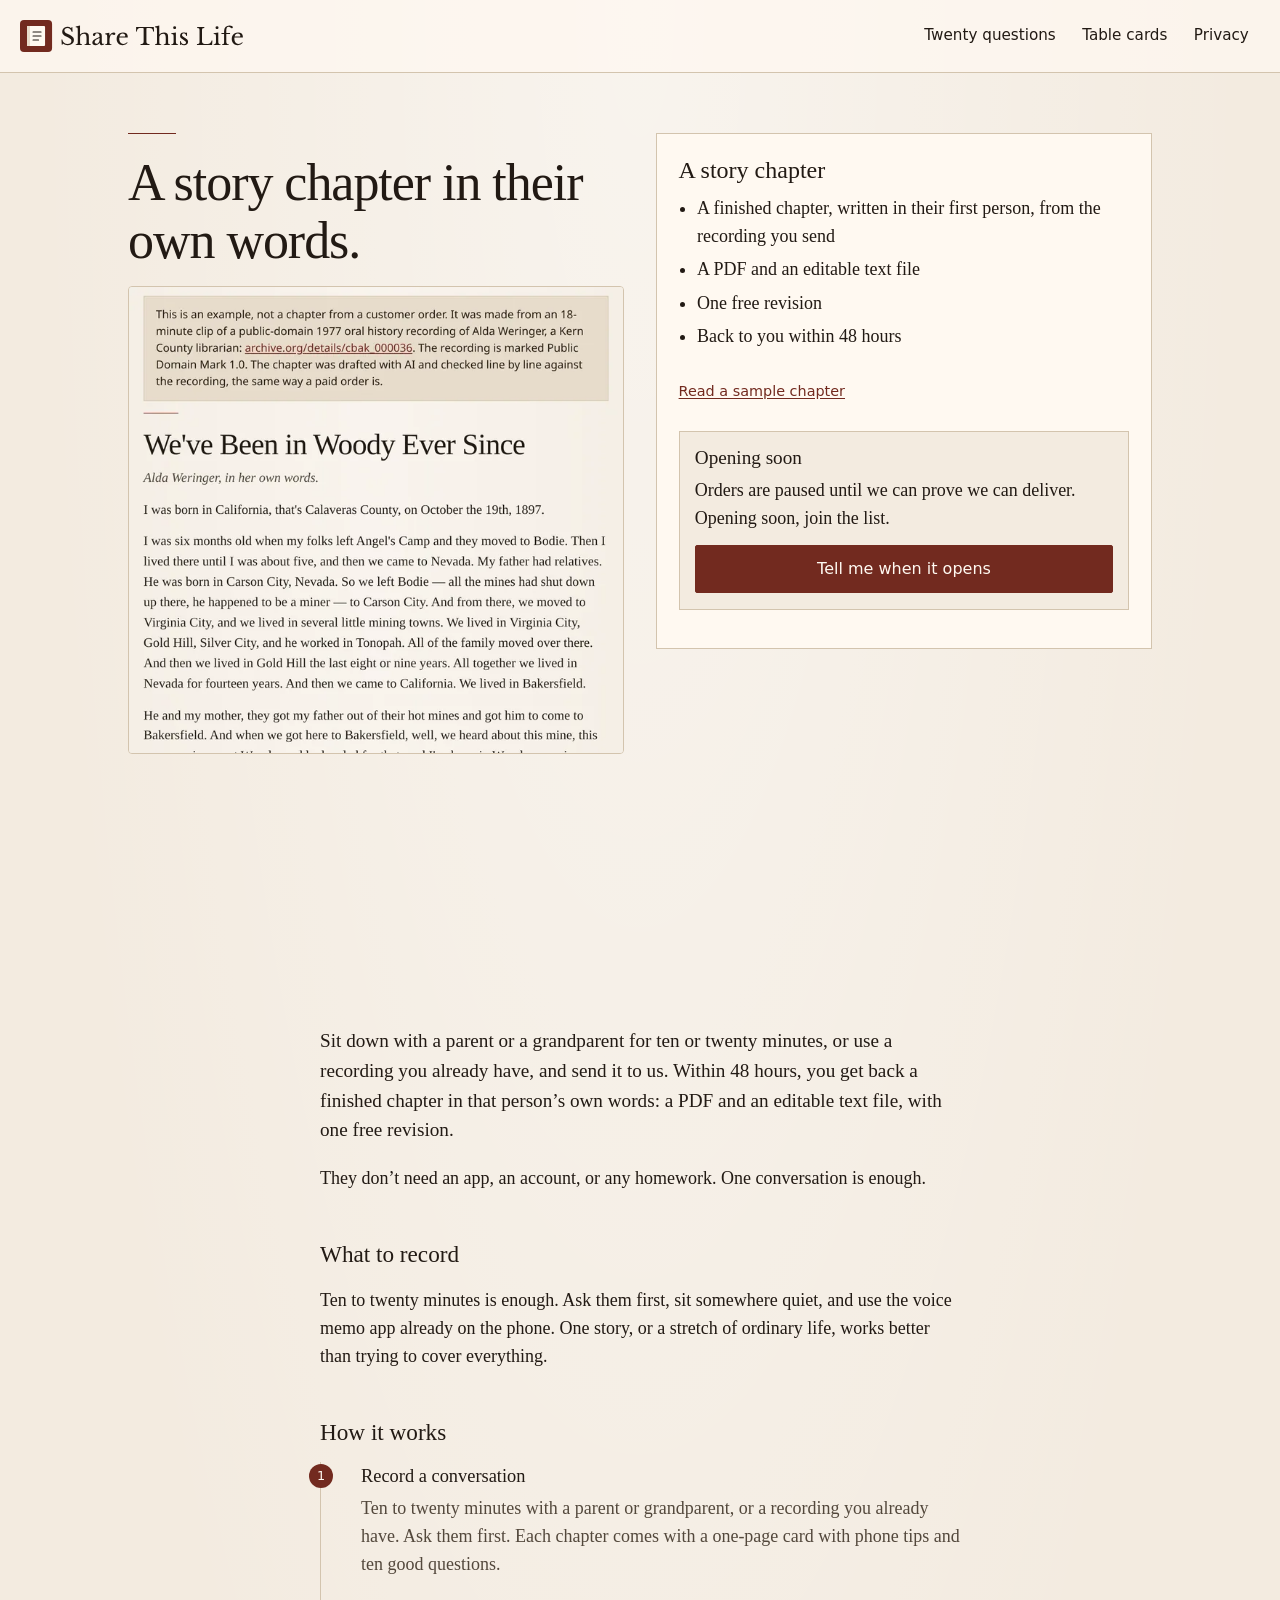
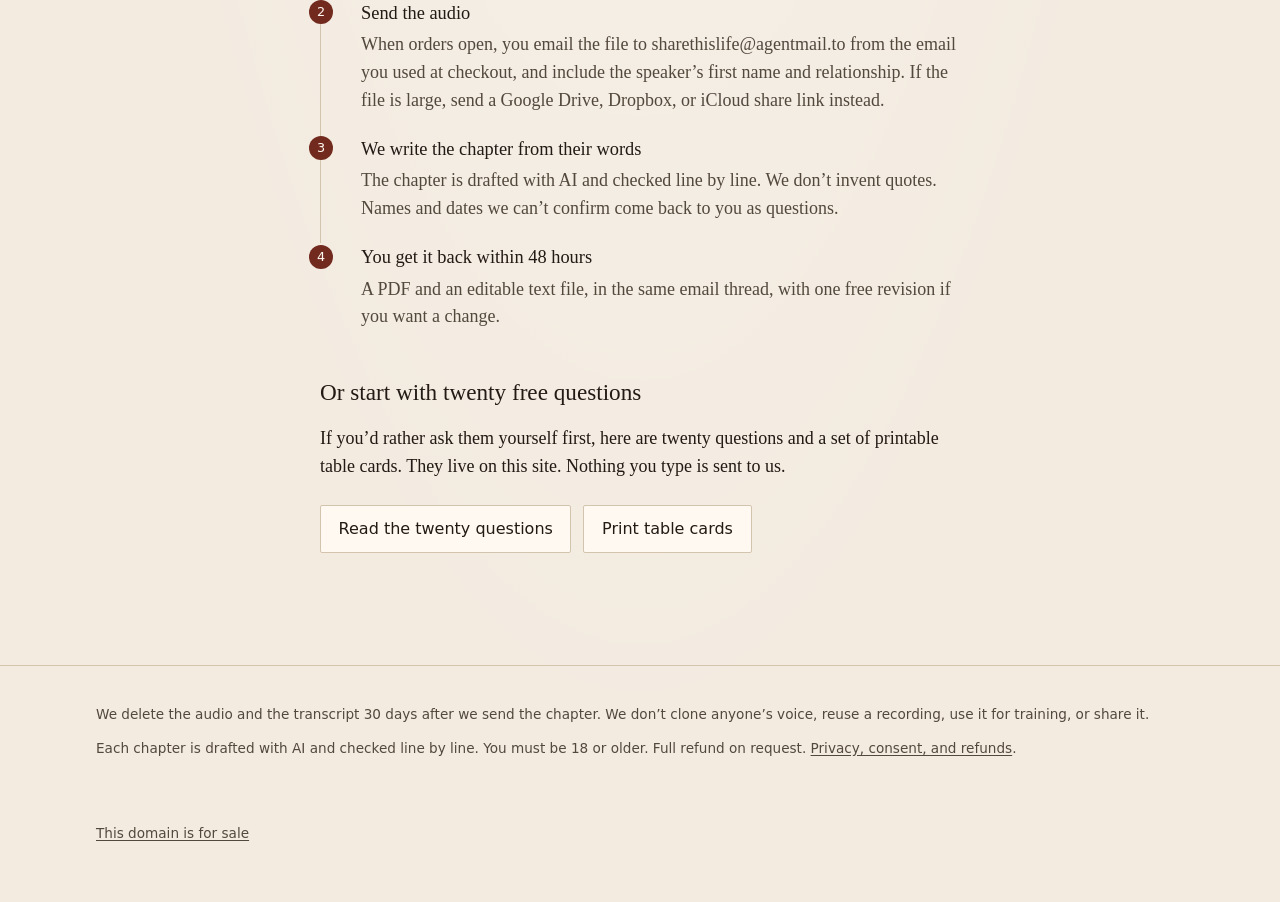
<file: index.html>
<!DOCTYPE html>
<html lang="en">
<head>
  <meta charset="utf-8">
  <meta name="viewport" content="width=device-width, initial-scale=1">
  <title>Share This Life — A story chapter in their own words.</title>
  <meta name="description" content="Record a 10–20 minute conversation with a parent or grandparent. Get back a finished story chapter in their own words. Opening soon, join the list.">
  <link rel="canonical" href="https://sharethislife.com/">
  <meta property="og:url" content="https://sharethislife.com/">
  <meta property="og:image" content="https://sharethislife.com/img/og.png">
  <meta name="twitter:image" content="https://sharethislife.com/img/og.png">
  <meta name="twitter:card" content="summary_large_image">
  <meta name="theme-color" content="#F3EBE0">
  <meta property="og:type" content="website">
  <meta property="og:site_name" content="Share This Life">
  <meta property="og:title" content="Share This Life — A story chapter in their own words.">
  <meta property="og:description" content="Record a 10–20 minute conversation with a parent or grandparent. Get back a finished story chapter in their own words. Opening soon, join the list.">
  <meta name="twitter:title" content="Share This Life — A story chapter in their own words.">
  <meta name="twitter:description" content="Record a 10–20 minute conversation with a parent or grandparent. Get back a finished story chapter in their own words. Opening soon, join the list.">
  <link rel="icon" href="favicon.svg" type="image/svg+xml">
  <link rel="icon" href="favicon.ico" sizes="32x32">
  <link rel="apple-touch-icon" href="img/apple-touch-icon.png">
  <link rel="stylesheet" href="css/site.css">
</head>
<body>
  <a class="skip" href="#main">Skip to content</a>
  <header class="site-header">
    <a class="wordmark" href="index.html"><img src="img/lockup.svg" width="224" height="32" alt="Share This Life"></a>
    <nav class="site-nav" aria-label="Site">
      <a href="questions.html">Twenty questions</a>
      <a href="cards.html">Table cards</a>
      <a href="privacy.html">Privacy</a>
    </nav>
  </header>

  <main id="main">
    <div class="hero-offer">
      <section class="hero">
        <hr class="ornament">
        <h1>A story chapter in their own words.</h1>
        <p class="hero-chapter">
          <a href="sample/">
            <img class="hero-shot" src="img/sample-chapter.webp" srcset="img/sample-chapter.webp 720w, img/sample-chapter-2x.webp 1440w" sizes="(max-width: 40rem) calc(100vw - 2rem), 36rem" width="680" height="641" alt="The opening of the sample chapter We've Been in Woody Ever Since, laid out as a finished keepsake page.">
          </a>
        </p>
      </section>

      <section class="offer-card" id="order" aria-labelledby="offer-title">
        <h2 id="offer-title">A story chapter</h2>
        <ul class="offer-list">
          <li>A finished chapter, written in their first person, from the recording you send</li>
          <li>A PDF and an editable text file</li>
          <li>One free revision</li>
          <li>Back to you within 48 hours</li>
        </ul>
        <p class="fine"><a href="sample/">Read a sample chapter</a></p>

        <div class="consent-box" data-orders-open-only hidden>
          <label class="consent-label" for="consent">
            <input type="checkbox" id="consent" name="consent">
            <span>The person speaking knows they’re being recorded and agreed to it being turned into a chapter</span>
          </label>
        </div>

        <!-- When ORDERS_OPEN is true, the pay href is set from STRIPE_PAYMENT_LINK in js/config.js after consent. The Stripe URL is not in this HTML. -->
        <p data-orders-open-only hidden><a class="btn btn-primary" data-pay-link id="pay-link" href="#order" aria-disabled="true" tabindex="-1">Order a story chapter — $19</a></p>
        <p class="placeholder-note" data-pay-placeholder-note data-orders-open-only id="pay-placeholder-note" hidden>Payment link coming. This button is a placeholder until a test Stripe link is connected.</p>

        <div class="opening-box" data-orders-closed-only>
          <h3 class="opening-title">Opening soon</h3>
          <p>Orders are paused until we can prove we can deliver. Opening soon, join the list.</p>
          <p><a class="btn btn-primary" data-waitlist-mailto href="mailto:sharethislife@agentmail.to?subject=Tell%20me%20when%20Share%20This%20Life%20opens">Tell me when it opens</a></p>
        </div>
      </section>
    </div>

    <section class="how-it-reads" aria-label="How a chapter is made">
        <p class="lede">Sit down with a parent or a grandparent for ten or twenty minutes, or use a recording you already have, and send it to us. Within 48 hours, you get back a finished chapter in that person’s own words: a PDF and an editable text file, with one free revision.</p>
        <p>They don’t need an app, an account, or any homework. One conversation is enough.</p>
    </section>


    <section class="section-block" id="what-to-record" aria-labelledby="record-title">
      <h2 id="record-title">What to record</h2>
      <p>Ten to twenty minutes is enough. Ask them first, sit somewhere quiet, and use the voice memo app already on the phone. One story, or a stretch of ordinary life, works better than trying to cover everything.</p>
    </section>

    <section class="section-block" id="how" aria-labelledby="how-title">
      <h2 id="how-title">How it works</h2>
      <ol class="steps">
        <li>
          <h3>Record a conversation</h3>
          <p>Ten to twenty minutes with a parent or grandparent, or a recording you already have. Ask them first. Each chapter comes with a one-page card with phone tips and ten good questions.</p>
        </li>
        <li>
          <h3>Send the audio</h3>
          <p>When orders open, you email the file to sharethislife@agentmail.to from the email you used at checkout, and include the speaker’s first name and relationship. If the file is large, send a Google Drive, Dropbox, or iCloud share link instead.</p>
        </li>
        <li>
          <h3>We write the chapter from their words</h3>
          <p>The chapter is drafted with AI and checked line by line. We don’t invent quotes. Names and dates we can’t confirm come back to you as questions.</p>
        </li>
        <li>
          <h3>You get it back within 48 hours</h3>
          <p>A PDF and an editable text file, in the same email thread, with one free revision if you want a change.</p>
        </li>
      </ol>
    </section>

    <section class="section-block" aria-labelledby="free-title">
      <h2 id="free-title">Or start with twenty free questions</h2>
      <p>If you’d rather ask them yourself first, here are twenty questions and a set of printable table cards. They live on this site. Nothing you type is sent to us.</p>
      <p class="btn-row">
        <a class="btn btn-quiet" href="questions.html">Read the twenty questions</a>
        <a class="btn btn-quiet" href="cards.html">Print table cards</a>
      </p>
    </section>
  </main>
  <footer class="site-footer">
    <div class="wrap">
      <p>We delete the audio and the transcript 30 days after we send the chapter. We don’t clone anyone’s voice, reuse a recording, use it for training, or share it. Each chapter is drafted with AI and checked line by line. You must be 18 or older. Full refund on request. <a href="privacy.html">Privacy, consent, and refunds</a>.</p>
      <p><a href="https://www.afternic.com/domain/sharethislife.com">This domain is for sale</a></p>
    </div>
  </footer>

  <script src="js/config.js"></script>
  <script src="js/app.js"></script>
</body>
</html>
</file>
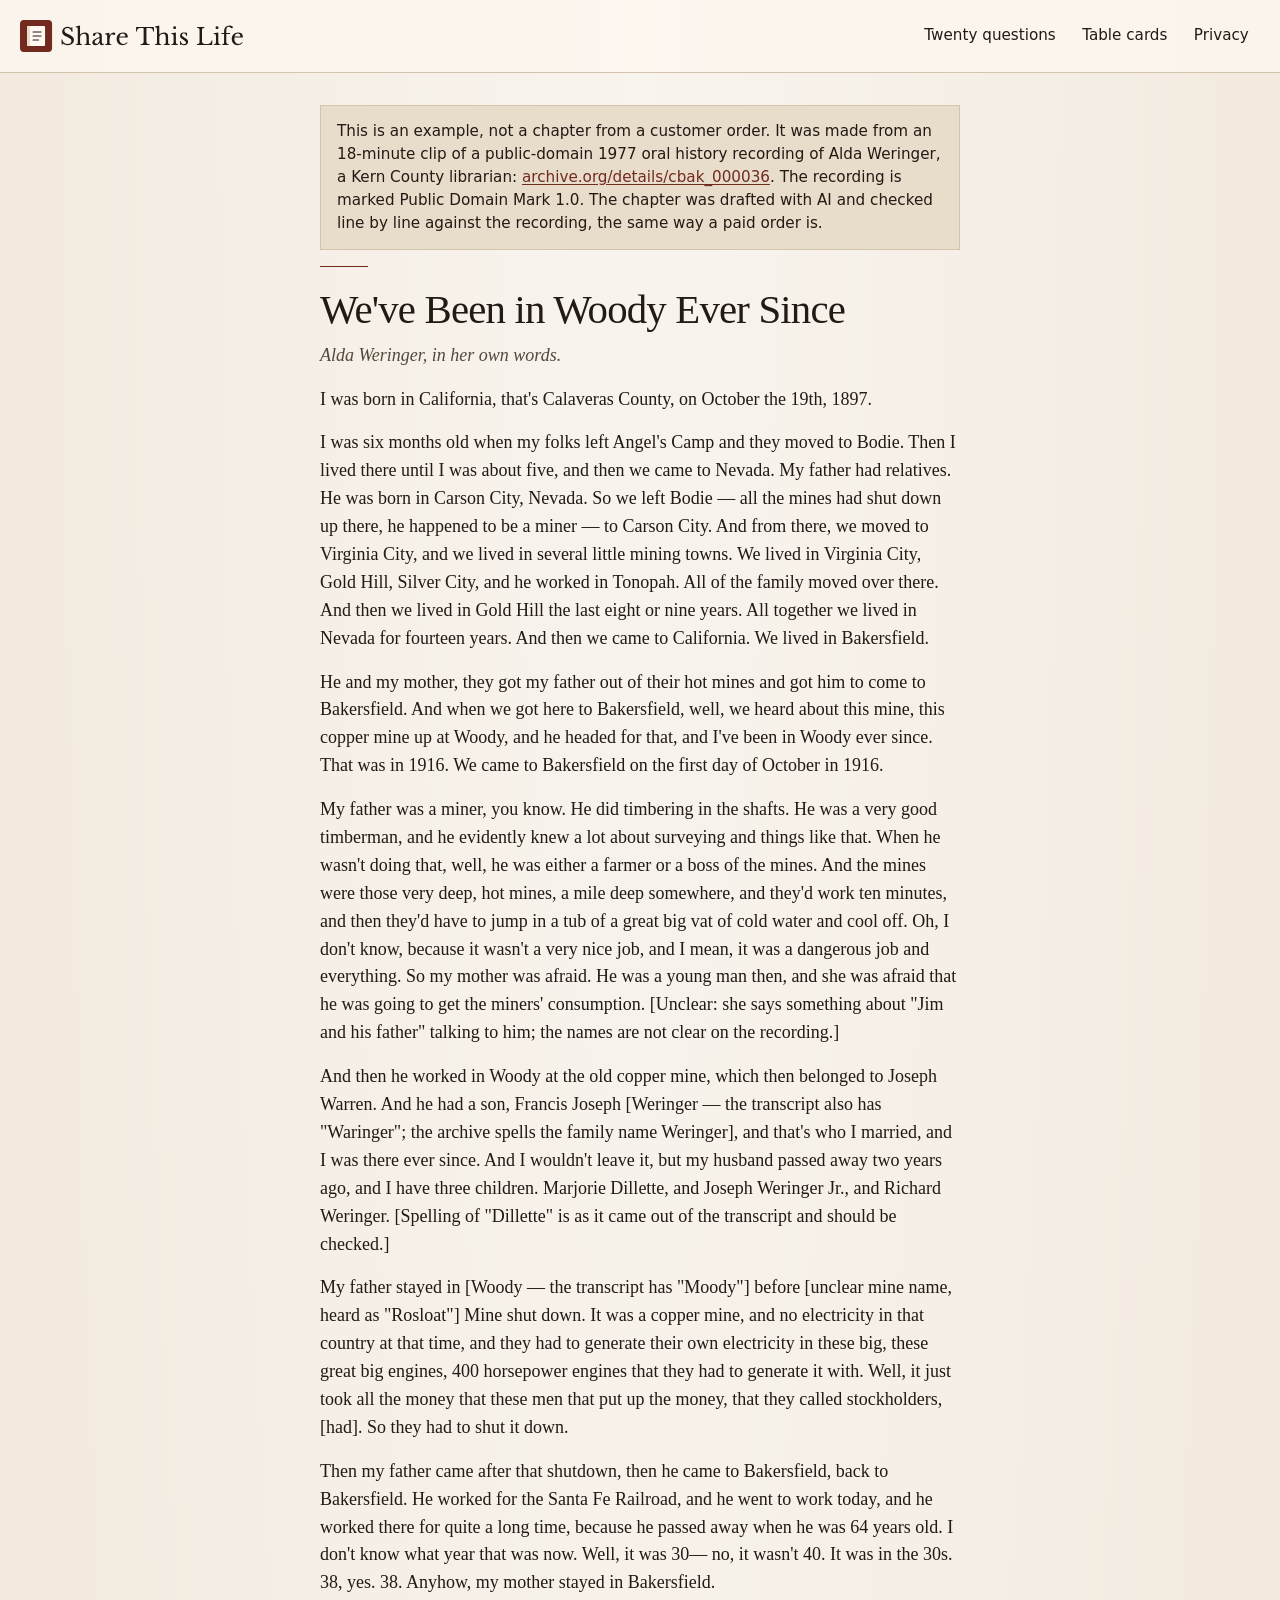
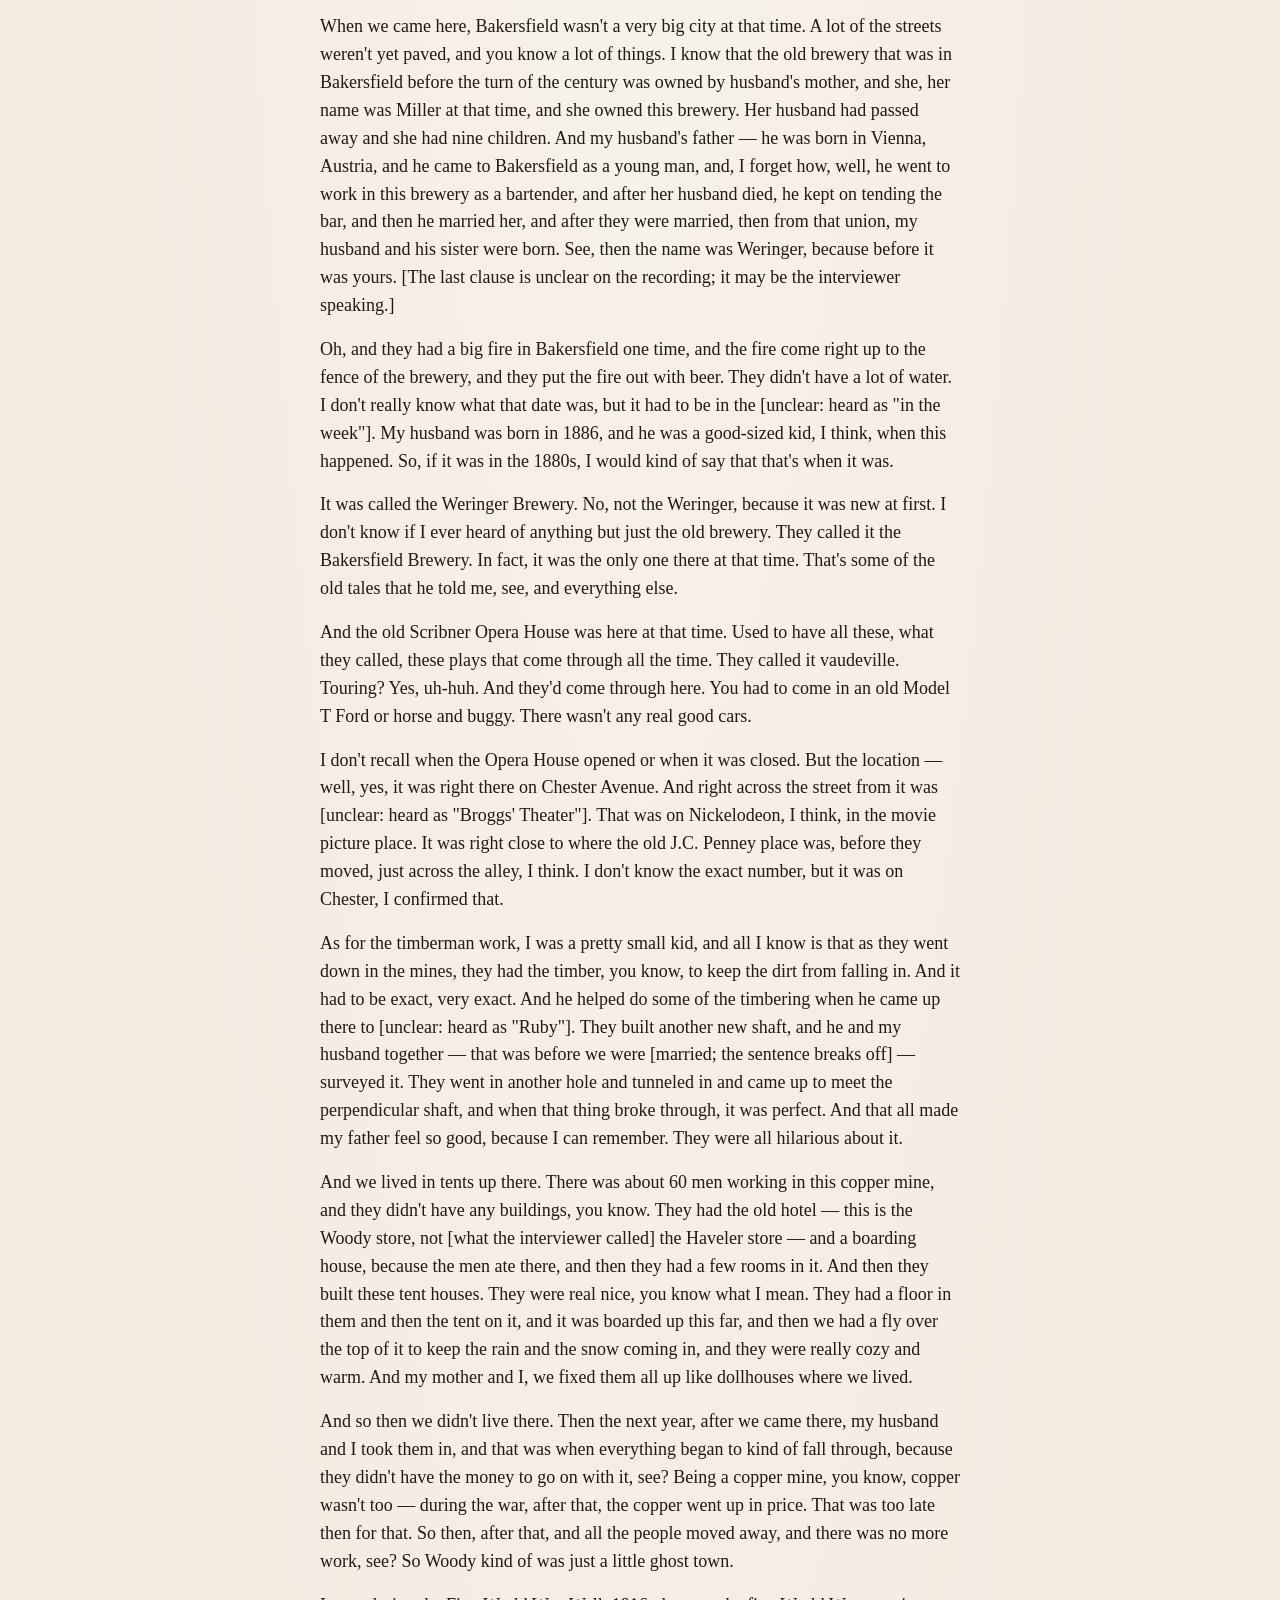
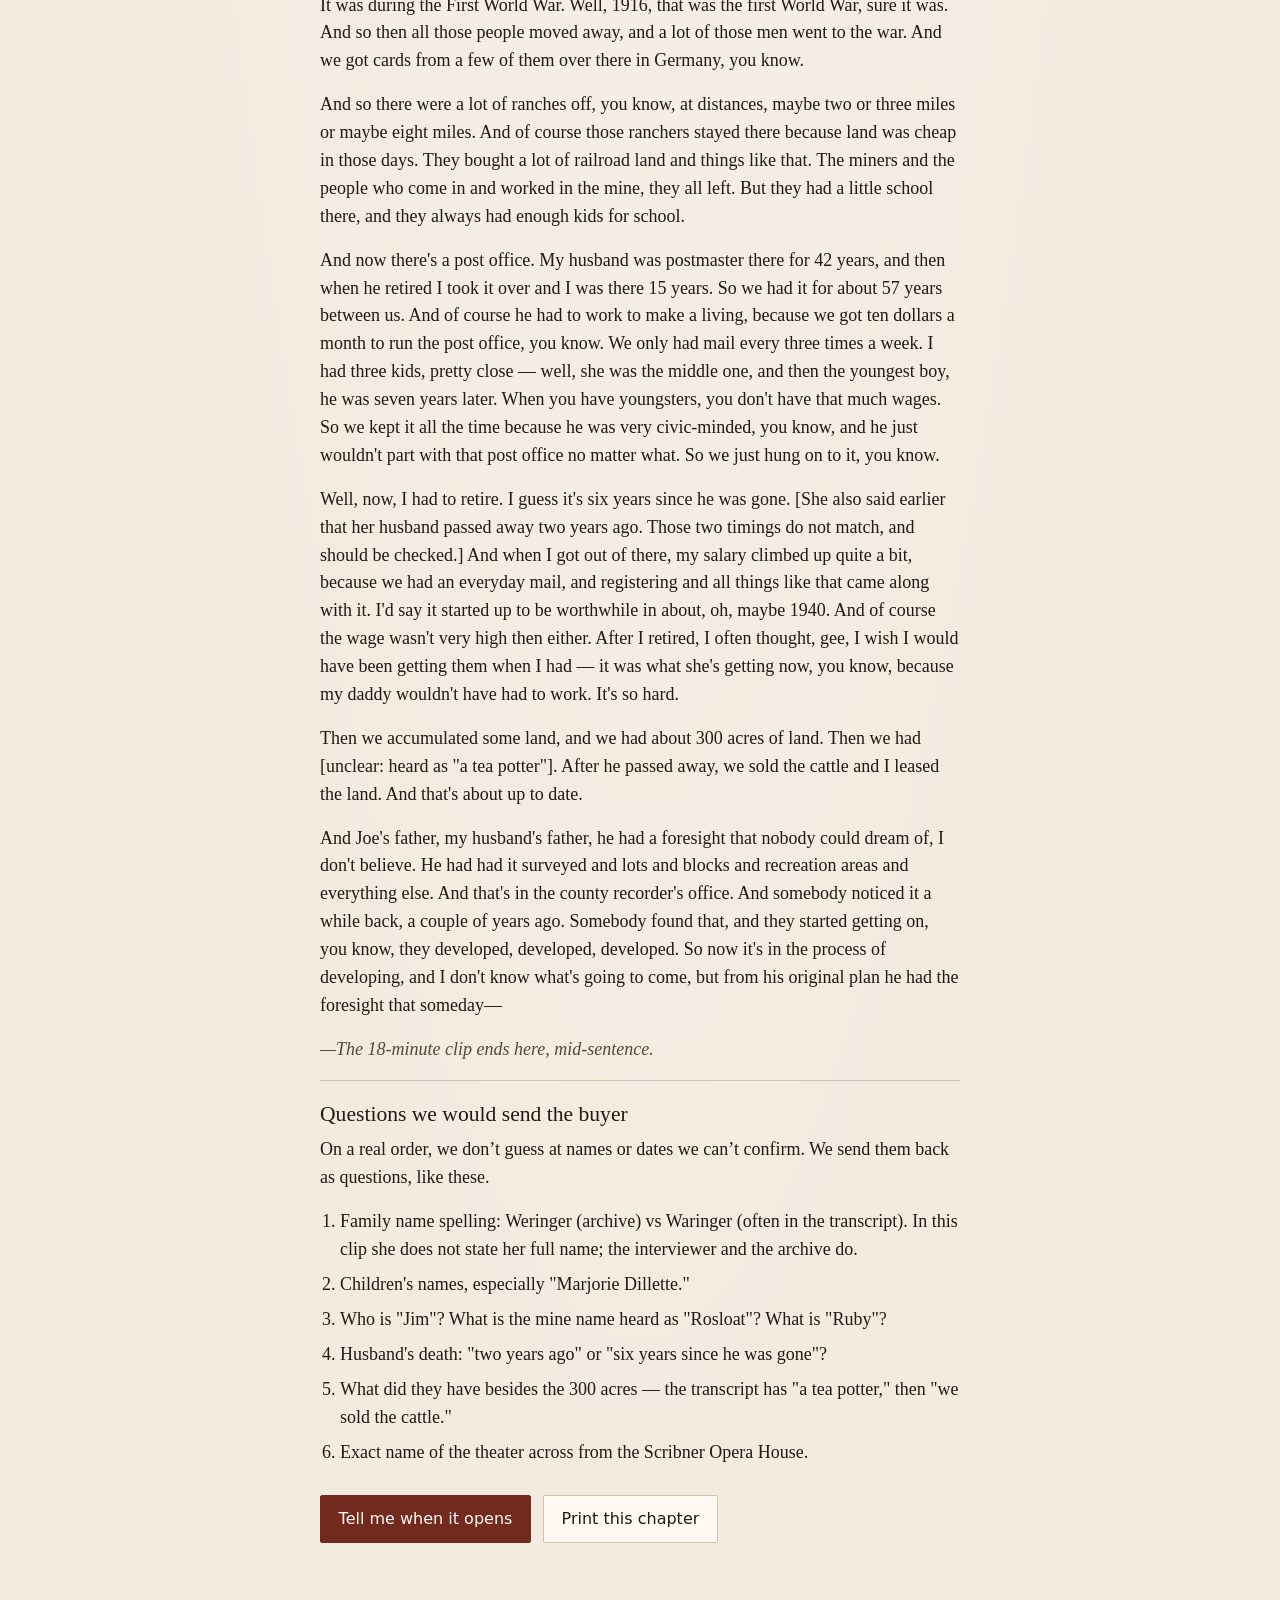
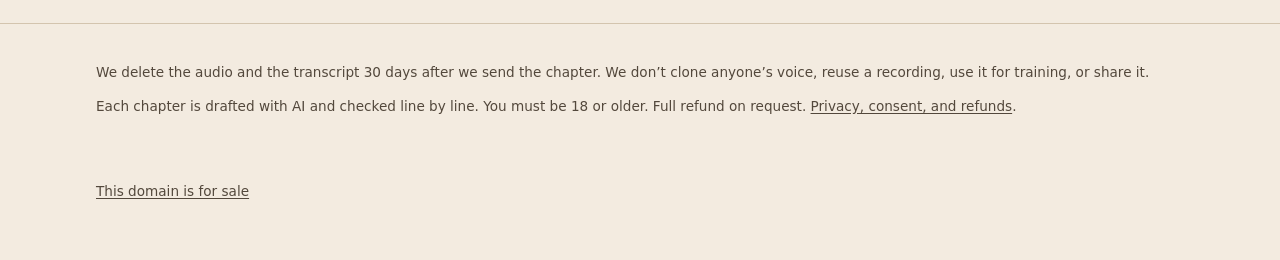
<file: sample/index.html>
<!DOCTYPE html>
<html lang="en">
<head>
  <meta charset="utf-8">
  <meta name="viewport" content="width=device-width, initial-scale=1">
  <title>We've Been in Woody Ever Since — a sample chapter — Share This Life</title>
  <meta name="description" content="A sample story chapter, made from an 18-minute clip of a public-domain 1977 oral history recording of Alda Weringer. Drafted with AI and checked line by line against the recording.">
  <link rel="canonical" href="https://sharethislife.com/sample/">
  <meta property="og:url" content="https://sharethislife.com/sample/">
  <meta property="og:image" content="https://sharethislife.com/img/og.png">
  <meta name="twitter:image" content="https://sharethislife.com/img/og.png">
  <meta name="twitter:card" content="summary_large_image">
  <meta name="theme-color" content="#F3EBE0">
  <meta property="og:type" content="website">
  <meta property="og:site_name" content="Share This Life">
  <meta property="og:title" content="We've Been in Woody Ever Since — a sample chapter">
  <meta property="og:description" content="A sample story chapter, made from an 18-minute clip of a public-domain 1977 oral history recording of Alda Weringer. Drafted with AI and checked line by line against the recording.">
  <meta name="twitter:title" content="We've Been in Woody Ever Since — a sample chapter">
  <meta name="twitter:description" content="A sample story chapter, made from an 18-minute clip of a public-domain 1977 oral history recording of Alda Weringer. Drafted with AI and checked line by line against the recording.">
  <link rel="icon" href="../favicon.svg" type="image/svg+xml">
  <link rel="icon" href="../favicon.ico" sizes="32x32">
  <link rel="apple-touch-icon" href="../img/apple-touch-icon.png">
  <link rel="stylesheet" href="../css/site.css">
</head>
<body>
  <a class="skip" href="#main">Skip to content</a>
  <header class="site-header">
    <a class="wordmark" href="../index.html"><img src="../img/lockup.svg" width="224" height="32" alt="Share This Life"></a>
    <nav class="site-nav" aria-label="Site">
      <a href="../questions.html">Twenty questions</a>
      <a href="../cards.html">Table cards</a>
      <a href="../privacy.html">Privacy</a>
    </nav>
  </header>

  <main id="main">
    <article class="panel sample-chapter">
      <p class="sample-label">This is an example, not a chapter from a customer order. It was made from an 18-minute clip of a public-domain 1977 oral history recording of Alda Weringer, a Kern County librarian: <a href="https://archive.org/details/cbak_000036">archive.org/details/cbak_000036</a>. The recording is marked Public Domain Mark 1.0. The chapter was drafted with AI and checked line by line against the recording, the same way a paid order is.</p>

      <hr class="ornament">
      <h1>We've Been in Woody Ever Since</h1>
      <p class="sample-byline">Alda Weringer, in her own words.</p>

      <p>I was born in California, that's Calaveras County, on October the 19th, 1897.</p>
      <p>I was six months old when my folks left Angel's Camp and they moved to Bodie. Then I lived there until I was about five, and then we came to Nevada. My father had relatives. He was born in Carson City, Nevada. So we left Bodie — all the mines had shut down up there, he happened to be a miner — to Carson City. And from there, we moved to Virginia City, and we lived in several little mining towns. We lived in Virginia City, Gold Hill, Silver City, and he worked in Tonopah. All of the family moved over there. And then we lived in Gold Hill the last eight or nine years. All together we lived in Nevada for fourteen years. And then we came to California. We lived in Bakersfield.</p>
      <p>He and my mother, they got my father out of their hot mines and got him to come to Bakersfield. And when we got here to Bakersfield, well, we heard about this mine, this copper mine up at Woody, and he headed for that, and I've been in Woody ever since. That was in 1916. We came to Bakersfield on the first day of October in 1916.</p>
      <p>My father was a miner, you know. He did timbering in the shafts. He was a very good timberman, and he evidently knew a lot about surveying and things like that. When he wasn't doing that, well, he was either a farmer or a boss of the mines. And the mines were those very deep, hot mines, a mile deep somewhere, and they'd work ten minutes, and then they'd have to jump in a tub of a great big vat of cold water and cool off. Oh, I don't know, because it wasn't a very nice job, and I mean, it was a dangerous job and everything. So my mother was afraid. He was a young man then, and she was afraid that he was going to get the miners' consumption. [Unclear: she says something about "Jim and his father" talking to him; the names are not clear on the recording.]</p>
      <p>And then he worked in Woody at the old copper mine, which then belonged to Joseph Warren. And he had a son, Francis Joseph [Weringer — the transcript also has "Waringer"; the archive spells the family name Weringer], and that's who I married, and I was there ever since. And I wouldn't leave it, but my husband passed away two years ago, and I have three children. Marjorie Dillette, and Joseph Weringer Jr., and Richard Weringer. [Spelling of "Dillette" is as it came out of the transcript and should be checked.]</p>
      <p>My father stayed in [Woody — the transcript has "Moody"] before [unclear mine name, heard as "Rosloat"] Mine shut down. It was a copper mine, and no electricity in that country at that time, and they had to generate their own electricity in these big, these great big engines, 400 horsepower engines that they had to generate it with. Well, it just took all the money that these men that put up the money, that they called stockholders, [had]. So they had to shut it down.</p>
      <p>Then my father came after that shutdown, then he came to Bakersfield, back to Bakersfield. He worked for the Santa Fe Railroad, and he went to work today, and he worked there for quite a long time, because he passed away when he was 64 years old. I don't know what year that was now. Well, it was 30— no, it wasn't 40. It was in the 30s. 38, yes. 38. Anyhow, my mother stayed in Bakersfield.</p>
      <p>When we came here, Bakersfield wasn't a very big city at that time. A lot of the streets weren't yet paved, and you know a lot of things. I know that the old brewery that was in Bakersfield before the turn of the century was owned by husband's mother, and she, her name was Miller at that time, and she owned this brewery. Her husband had passed away and she had nine children. And my husband's father — he was born in Vienna, Austria, and he came to Bakersfield as a young man, and, I forget how, well, he went to work in this brewery as a bartender, and after her husband died, he kept on tending the bar, and then he married her, and after they were married, then from that union, my husband and his sister were born. See, then the name was Weringer, because before it was yours. [The last clause is unclear on the recording; it may be the interviewer speaking.]</p>
      <p>Oh, and they had a big fire in Bakersfield one time, and the fire come right up to the fence of the brewery, and they put the fire out with beer. They didn't have a lot of water. I don't really know what that date was, but it had to be in the [unclear: heard as "in the week"]. My husband was born in 1886, and he was a good-sized kid, I think, when this happened. So, if it was in the 1880s, I would kind of say that that's when it was.</p>
      <p>It was called the Weringer Brewery. No, not the Weringer, because it was new at first. I don't know if I ever heard of anything but just the old brewery. They called it the Bakersfield Brewery. In fact, it was the only one there at that time. That's some of the old tales that he told me, see, and everything else.</p>
      <p>And the old Scribner Opera House was here at that time. Used to have all these, what they called, these plays that come through all the time. They called it vaudeville. Touring? Yes, uh-huh. And they'd come through here. You had to come in an old Model T Ford or horse and buggy. There wasn't any real good cars.</p>
      <p>I don't recall when the Opera House opened or when it was closed. But the location — well, yes, it was right there on Chester Avenue. And right across the street from it was [unclear: heard as "Broggs' Theater"]. That was on Nickelodeon, I think, in the movie picture place. It was right close to where the old J.C. Penney place was, before they moved, just across the alley, I think. I don't know the exact number, but it was on Chester, I confirmed that.</p>
      <p>As for the timberman work, I was a pretty small kid, and all I know is that as they went down in the mines, they had the timber, you know, to keep the dirt from falling in. And it had to be exact, very exact. And he helped do some of the timbering when he came up there to [unclear: heard as "Ruby"]. They built another new shaft, and he and my husband together — that was before we were [married; the sentence breaks off] — surveyed it. They went in another hole and tunneled in and came up to meet the perpendicular shaft, and when that thing broke through, it was perfect. And that all made my father feel so good, because I can remember. They were all hilarious about it.</p>
      <p>And we lived in tents up there. There was about 60 men working in this copper mine, and they didn't have any buildings, you know. They had the old hotel — this is the Woody store, not [what the interviewer called] the Haveler store — and a boarding house, because the men ate there, and then they had a few rooms in it. And then they built these tent houses. They were real nice, you know what I mean. They had a floor in them and then the tent on it, and it was boarded up this far, and then we had a fly over the top of it to keep the rain and the snow coming in, and they were really cozy and warm. And my mother and I, we fixed them all up like dollhouses where we lived.</p>
      <p>And so then we didn't live there. Then the next year, after we came there, my husband and I took them in, and that was when everything began to kind of fall through, because they didn't have the money to go on with it, see? Being a copper mine, you know, copper wasn't too — during the war, after that, the copper went up in price. That was too late then for that. So then, after that, and all the people moved away, and there was no more work, see? So Woody kind of was just a little ghost town.</p>
      <p>It was during the First World War. Well, 1916, that was the first World War, sure it was. And so then all those people moved away, and a lot of those men went to the war. And we got cards from a few of them over there in Germany, you know.</p>
      <p>And so there were a lot of ranches off, you know, at distances, maybe two or three miles or maybe eight miles. And of course those ranchers stayed there because land was cheap in those days. They bought a lot of railroad land and things like that. The miners and the people who come in and worked in the mine, they all left. But they had a little school there, and they always had enough kids for school.</p>
      <p>And now there's a post office. My husband was postmaster there for 42 years, and then when he retired I took it over and I was there 15 years. So we had it for about 57 years between us. And of course he had to work to make a living, because we got ten dollars a month to run the post office, you know. We only had mail every three times a week. I had three kids, pretty close — well, she was the middle one, and then the youngest boy, he was seven years later. When you have youngsters, you don't have that much wages. So we kept it all the time because he was very civic-minded, you know, and he just wouldn't part with that post office no matter what. So we just hung on to it, you know.</p>
      <p>Well, now, I had to retire. I guess it's six years since he was gone. [She also said earlier that her husband passed away two years ago. Those two timings do not match, and should be checked.] And when I got out of there, my salary climbed up quite a bit, because we had an everyday mail, and registering and all things like that came along with it. I'd say it started up to be worthwhile in about, oh, maybe 1940. And of course the wage wasn't very high then either. After I retired, I often thought, gee, I wish I would have been getting them when I had — it was what she's getting now, you know, because my daddy wouldn't have had to work. It's so hard.</p>
      <p>Then we accumulated some land, and we had about 300 acres of land. Then we had [unclear: heard as "a tea potter"]. After he passed away, we sold the cattle and I leased the land. And that's about up to date.</p>
      <p>And Joe's father, my husband's father, he had a foresight that nobody could dream of, I don't believe. He had had it surveyed and lots and blocks and recreation areas and everything else. And that's in the county recorder's office. And somebody noticed it a while back, a couple of years ago. Somebody found that, and they started getting on, you know, they developed, developed, developed. So now it's in the process of developing, and I don't know what's going to come, but from his original plan he had the foresight that someday—</p>
      <p class="sample-endnote">—The 18-minute clip ends here, mid-sentence.</p>

      <section class="sample-questions" aria-labelledby="questions-title">
        <h2 id="questions-title">Questions we would send the buyer</h2>
        <p>On a real order, we don’t guess at names or dates we can’t confirm. We send them back as questions, like these.</p>
        <ol>
        <li>Family name spelling: Weringer (archive) vs Waringer (often in the transcript). In this clip she does not state her full name; the interviewer and the archive do.</li>
        <li>Children's names, especially "Marjorie Dillette."</li>
        <li>Who is "Jim"? What is the mine name heard as "Rosloat"? What is "Ruby"?</li>
        <li>Husband's death: "two years ago" or "six years since he was gone"?</li>
        <li>What did they have besides the 300 acres — the transcript has "a tea potter," then "we sold the cattle."</li>
        <li>Exact name of the theater across from the Scribner Opera House.</li>
        </ol>
      </section>

      <p class="btn-row">
        <a class="btn btn-primary" href="../index.html#order">Tell me when it opens</a>
        <button type="button" class="btn btn-quiet" onclick="window.print()">Print this chapter</button>
      </p>
    </article>
  </main>
  <footer class="site-footer">
    <div class="wrap">
      <p>We delete the audio and the transcript 30 days after we send the chapter. We don’t clone anyone’s voice, reuse a recording, use it for training, or share it. Each chapter is drafted with AI and checked line by line. You must be 18 or older. Full refund on request. <a href="../privacy.html">Privacy, consent, and refunds</a>.</p>
      <p><a href="https://www.afternic.com/domain/sharethislife.com">This domain is for sale</a></p>
    </div>
  </footer>
</body>
</html>
</file>
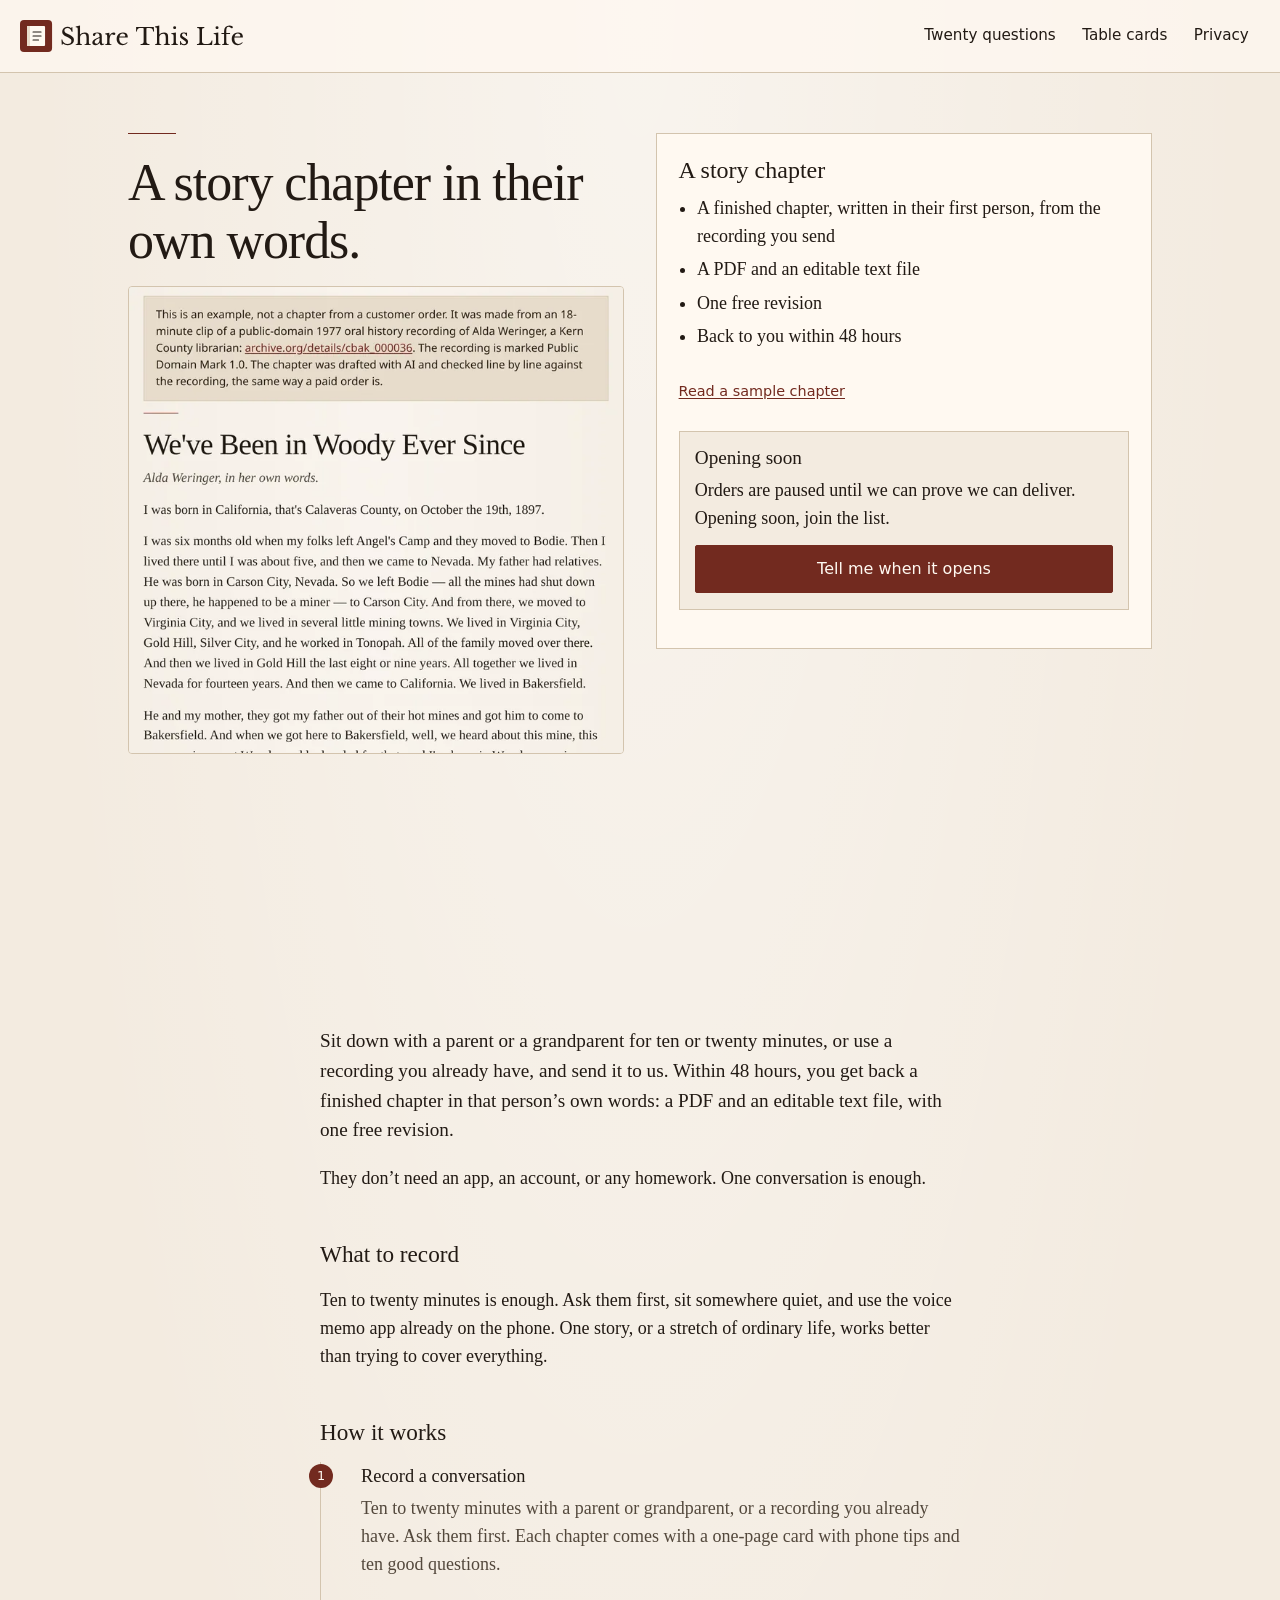
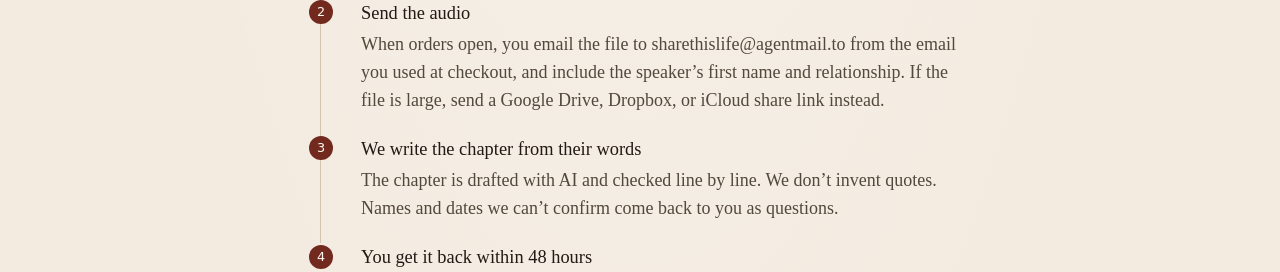
<file: thanks-k7x2/index.html>
<!DOCTYPE html>
<html lang="en">
<head>
  <meta charset="utf-8">
  <meta name="viewport" content="width=device-width, initial-scale=1">
  <meta name="robots" content="noindex, nofollow">
  <meta http-equiv="refresh" content="0; url=/">
  <title>Share This Life</title>
</head>
<body>
  <p>This page has moved. <a href="/">Go to the start</a>.</p>
</body>
</html>
</file>
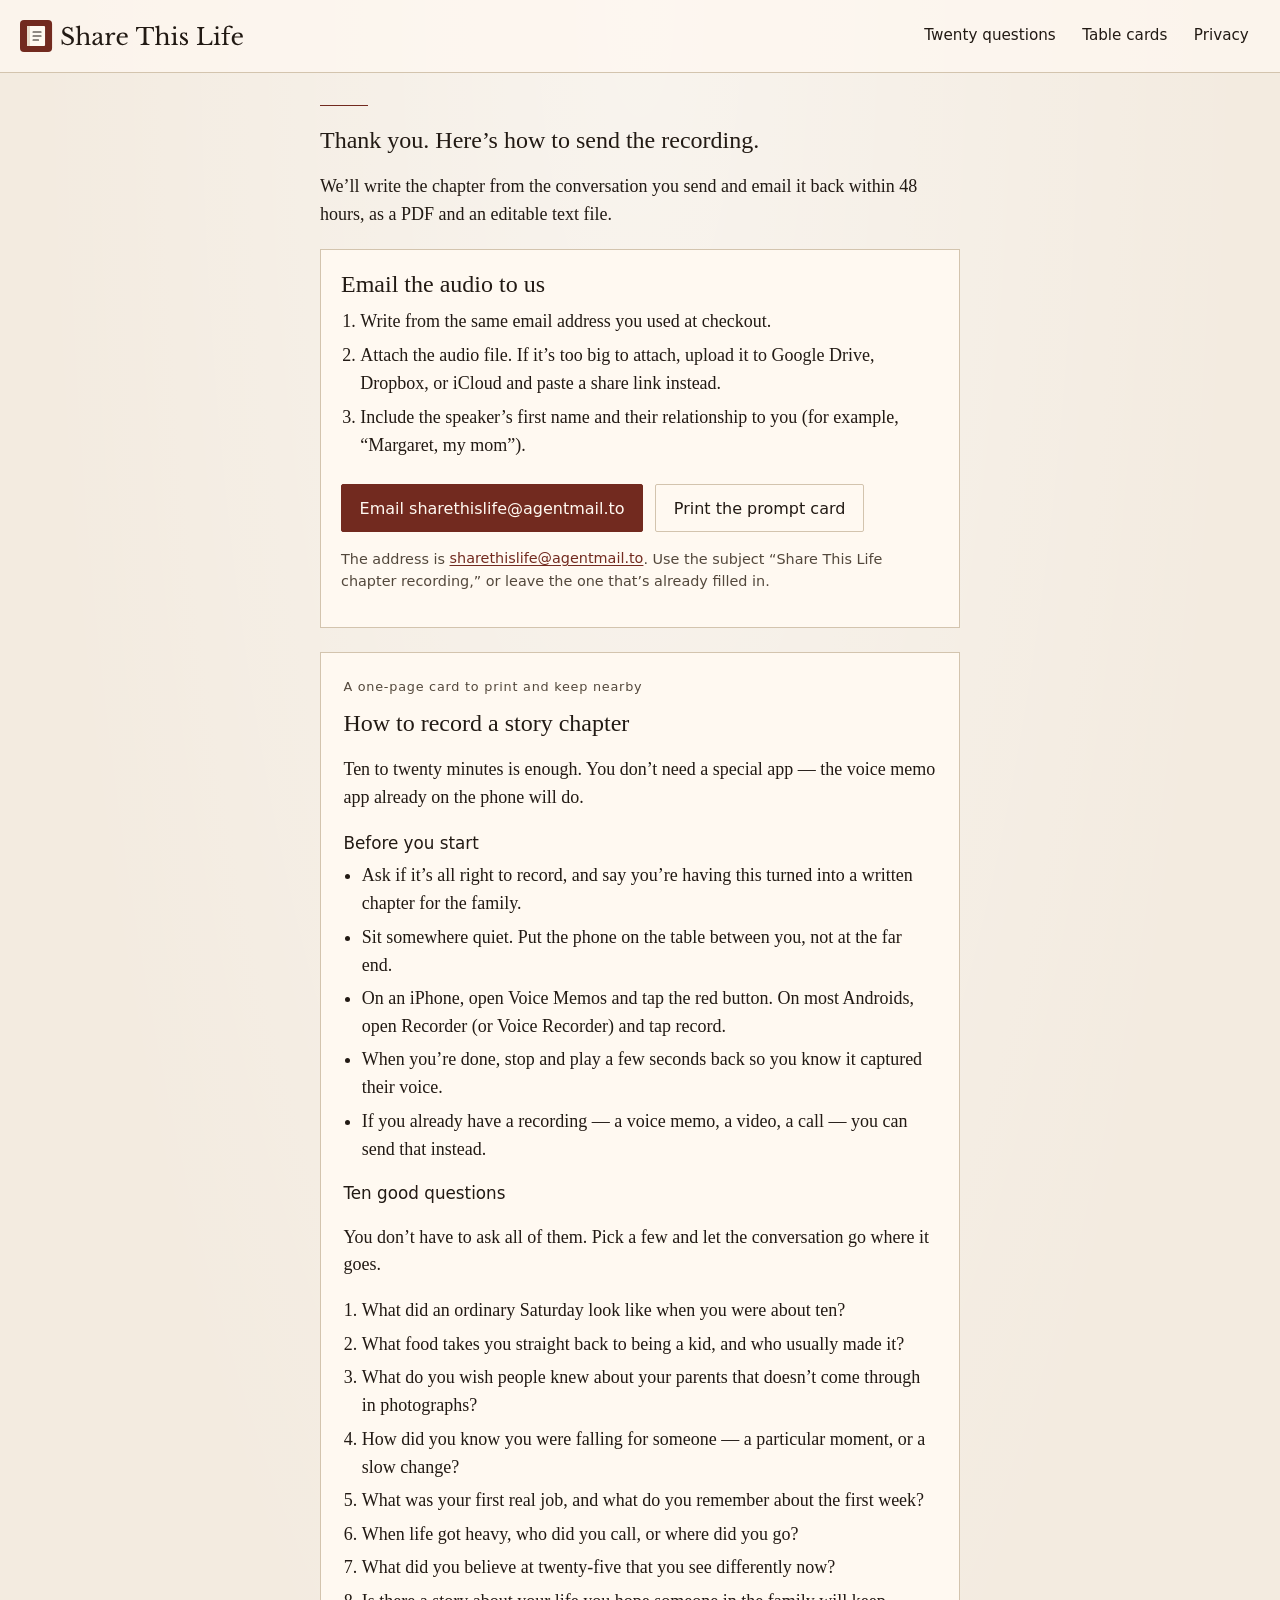
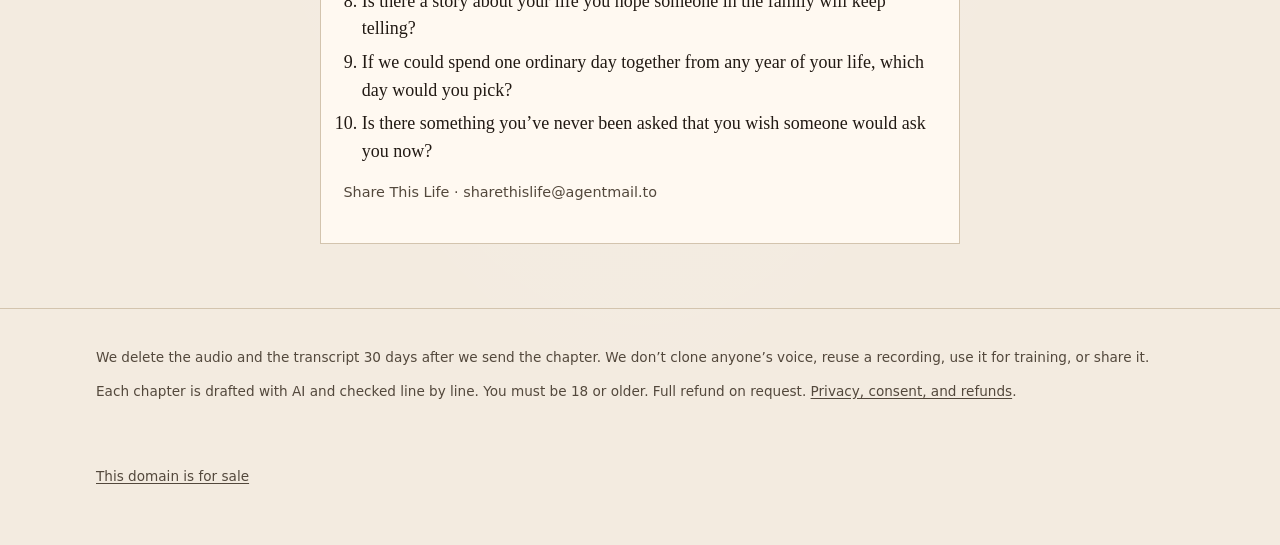
<file: thanks-r8m3/index.html>
<!DOCTYPE html>
<html lang="en">
<head>
  <meta charset="utf-8">
  <meta name="viewport" content="width=device-width, initial-scale=1">
  <meta name="robots" content="noindex, nofollow">
  <title>Thank you — how to send the recording — Share This Life</title>
  <meta name="description" content="How to email your recording so we can write the story chapter.">
  <meta name="theme-color" content="#F3EBE0">
  <meta property="og:type" content="website">
  <meta property="og:site_name" content="Share This Life">
  <meta property="og:title" content="Thank you — how to send the recording — Share This Life">
  <meta property="og:description" content="How to email your recording so we can write the story chapter.">
  <meta name="twitter:card" content="summary">
  <meta name="twitter:title" content="Thank you — how to send the recording — Share This Life">
  <meta name="twitter:description" content="How to email your recording so we can write the story chapter.">
  <link rel="icon" href="../favicon.svg" type="image/svg+xml">
  <link rel="icon" href="../favicon.ico" sizes="32x32">
  <link rel="apple-touch-icon" href="../img/apple-touch-icon.png">
  <link rel="stylesheet" href="../css/site.css">
</head>
<body class="print-card-only">
  <a class="skip" href="#main">Skip to content</a>
  <header class="site-header">
    <a class="wordmark" href="../index.html"><img src="../img/lockup.svg" width="224" height="32" alt="Share This Life"></a>
    <nav class="site-nav" aria-label="Site">
      <a href="../questions.html">Twenty questions</a>
      <a href="../cards.html">Table cards</a>
      <a href="../privacy.html">Privacy</a>
    </nav>
  </header>

  <main id="main">
    <div class="panel thanks-intro">
      <hr class="ornament">
      <h1>Thank you. Here’s how to send the recording.</h1>
      <p>We’ll write the chapter from the conversation you send and email it back within 48 hours, as a PDF and an editable text file.</p>
    </div>

    <div class="panel send-box screen-only" id="send">
      <h2>Email the audio to us</h2>
      <ol>
        <li>Write from the same email address you used at checkout.</li>
        <li>Attach the audio file. If it’s too big to attach, upload it to Google Drive, Dropbox, or iCloud and paste a share link instead.</li>
        <li>Include the speaker’s first name and their relationship to you (for example, “Margaret, my mom”).</li>
      </ol>
      <p class="btn-row">
        <a class="btn btn-primary" data-mailto href="mailto:sharethislife@agentmail.to?subject=Share%20This%20Life%20chapter%20recording">Email sharethislife@agentmail.to</a>
        <button type="button" class="btn btn-quiet" onclick="window.print()">Print the prompt card</button>
      </p>
      <p class="fine">The address is <a href="mailto:sharethislife@agentmail.to?subject=Share%20This%20Life%20chapter%20recording">sharethislife@agentmail.to</a>. Use the subject “Share This Life chapter recording,” or leave the one that’s already filled in.</p>
    </div>

    <div class="panel">
      <article class="prompt-card" id="prompt-card" aria-labelledby="card-title">
        <p class="card-kicker">A one-page card to print and keep nearby</p>
        <h2 id="card-title">How to record a story chapter</h2>
        <p>Ten to twenty minutes is enough. You don’t need a special app — the voice memo app already on the phone will do.</p>

        <h3>Before you start</h3>
        <ul class="prompt-tips">
          <li>Ask if it’s all right to record, and say you’re having this turned into a written chapter for the family.</li>
          <li>Sit somewhere quiet. Put the phone on the table between you, not at the far end.</li>
          <li>On an iPhone, open Voice Memos and tap the red button. On most Androids, open Recorder (or Voice Recorder) and tap record.</li>
          <li>When you’re done, stop and play a few seconds back so you know it captured their voice.</li>
          <li>If you already have a recording — a voice memo, a video, a call — you can send that instead.</li>
        </ul>

        <h3>Ten good questions</h3>
        <p>You don’t have to ask all of them. Pick a few and let the conversation go where it goes.</p>
        <ol class="prompt-qs">
          <li>What did an ordinary Saturday look like when you were about ten?</li>
          <li>What food takes you straight back to being a kid, and who usually made it?</li>
          <li>What do you wish people knew about your parents that doesn’t come through in photographs?</li>
          <li>How did you know you were falling for someone — a particular moment, or a slow change?</li>
          <li>What was your first real job, and what do you remember about the first week?</li>
          <li>When life got heavy, who did you call, or where did you go?</li>
          <li>What did you believe at twenty-five that you see differently now?</li>
          <li>Is there a story about your life you hope someone in the family will keep telling?</li>
          <li>If we could spend one ordinary day together from any year of your life, which day would you pick?</li>
          <li>Is there something you’ve never been asked that you wish someone would ask you now?</li>
        </ol>
        <p class="fine">Share This Life · sharethislife@agentmail.to</p>
      </article>
    </div>
  </main>
  <footer class="site-footer">
    <div class="wrap">
      <p>We delete the audio and the transcript 30 days after we send the chapter. We don’t clone anyone’s voice, reuse a recording, use it for training, or share it. Each chapter is drafted with AI and checked line by line. You must be 18 or older. Full refund on request. <a href="../privacy.html">Privacy, consent, and refunds</a>.</p>
      <p><a href="https://www.afternic.com/domain/sharethislife.com">This domain is for sale</a></p>
    </div>
  </footer>

  <script src="../js/config.js"></script>
  <script src="../js/app.js"></script>
</body>
</html>
</file>
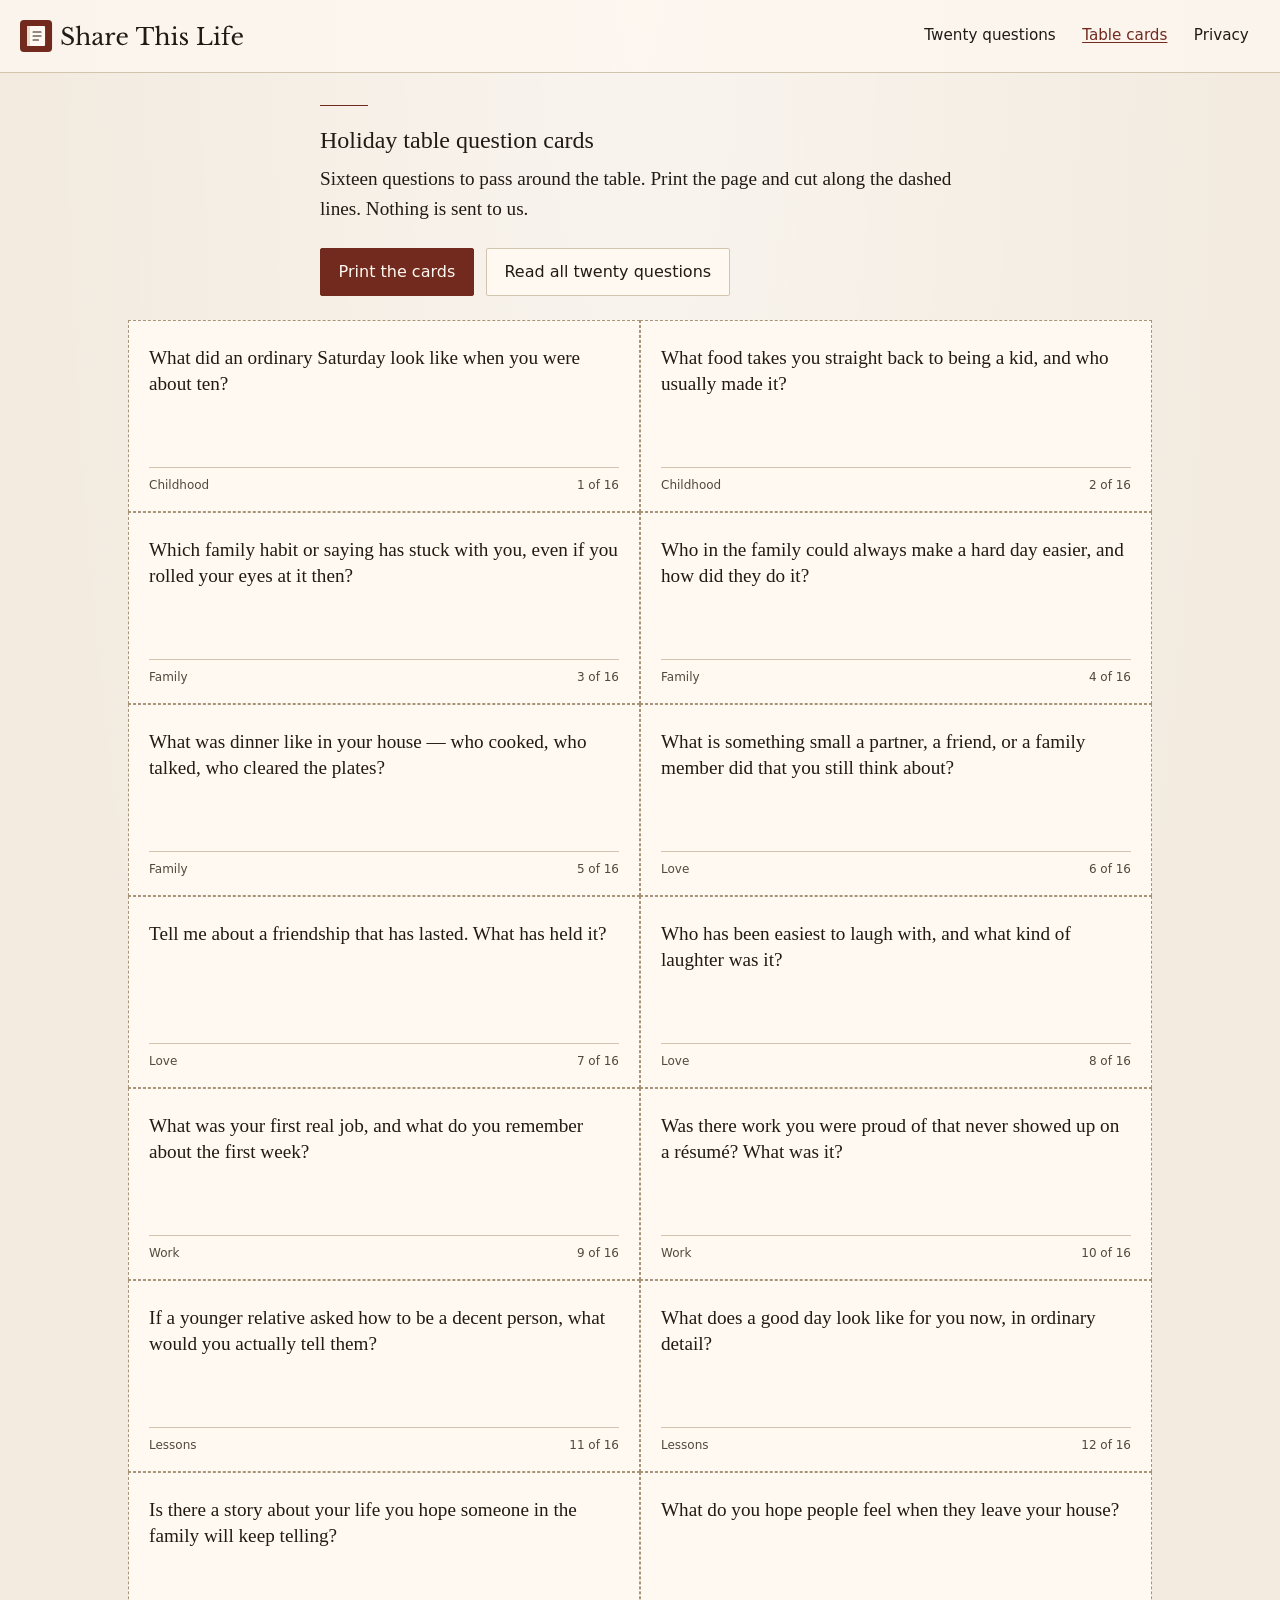
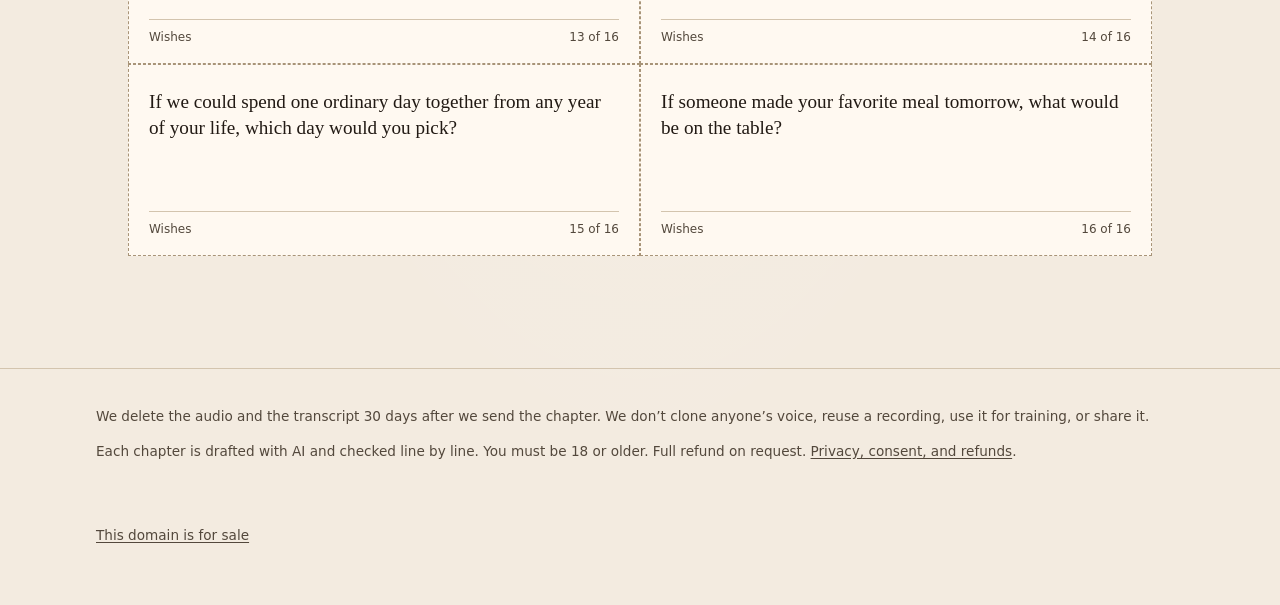
<file: cards.html>
<!DOCTYPE html>
<html lang="en">
<head>
  <meta charset="utf-8">
  <meta name="viewport" content="width=device-width, initial-scale=1">
  <title>Holiday table question cards — Share This Life</title>
  <meta name="description" content="Sixteen printable question cards to pass around the table. Free.">
  <link rel="canonical" href="https://sharethislife.com/cards.html">
  <meta property="og:url" content="https://sharethislife.com/cards.html">
  <meta property="og:image" content="https://sharethislife.com/img/og.png">
  <meta name="twitter:image" content="https://sharethislife.com/img/og.png">
  <meta name="twitter:card" content="summary_large_image">
  <meta name="theme-color" content="#F3EBE0">
  <meta property="og:type" content="website">
  <meta property="og:site_name" content="Share This Life">
  <meta property="og:title" content="Holiday table question cards — Share This Life">
  <meta property="og:description" content="Sixteen printable question cards to pass around the table. Free.">
  <meta name="twitter:title" content="Holiday table question cards — Share This Life">
  <meta name="twitter:description" content="Sixteen printable question cards to pass around the table. Free.">
  <link rel="icon" href="favicon.svg" type="image/svg+xml">
  <link rel="icon" href="favicon.ico" sizes="32x32">
  <link rel="apple-touch-icon" href="img/apple-touch-icon.png">
  <link rel="stylesheet" href="css/site.css">
</head>
<body>
  <a class="skip" href="#main">Skip to content</a>
  <header class="site-header">
    <a class="wordmark" href="index.html"><img src="img/lockup.svg" width="224" height="32" alt="Share This Life"></a>
    <nav class="site-nav" aria-label="Site">
      <a href="questions.html">Twenty questions</a>
      <a href="cards.html" aria-current="page">Table cards</a>
      <a href="privacy.html">Privacy</a>
    </nav>
  </header>

  <main id="main">
    <div class="panel screen-only">
      <hr class="ornament">
      <h1>Holiday table question cards</h1>
      <p class="lede">Sixteen questions to pass around the table. Print the page and cut along the dashed lines. Nothing is sent to us.</p>
      <p class="btn-row">
        <button type="button" class="btn btn-primary" onclick="window.print()">Print the cards</button>
        <a class="btn btn-quiet" href="questions.html">Read all twenty questions</a>
      </p>
    </div>

    <div class="card-sheet">
        <article class="table-card">
          <h2>What did an ordinary Saturday look like when you were about ten?</h2>
          <p class="card-foot"><span>Childhood</span><span>1 of 16</span></p>
        </article>
        <article class="table-card">
          <h2>What food takes you straight back to being a kid, and who usually made it?</h2>
          <p class="card-foot"><span>Childhood</span><span>2 of 16</span></p>
        </article>
        <article class="table-card">
          <h2>Which family habit or saying has stuck with you, even if you rolled your eyes at it then?</h2>
          <p class="card-foot"><span>Family</span><span>3 of 16</span></p>
        </article>
        <article class="table-card">
          <h2>Who in the family could always make a hard day easier, and how did they do it?</h2>
          <p class="card-foot"><span>Family</span><span>4 of 16</span></p>
        </article>
        <article class="table-card">
          <h2>What was dinner like in your house — who cooked, who talked, who cleared the plates?</h2>
          <p class="card-foot"><span>Family</span><span>5 of 16</span></p>
        </article>
        <article class="table-card">
          <h2>What is something small a partner, a friend, or a family member did that you still think about?</h2>
          <p class="card-foot"><span>Love</span><span>6 of 16</span></p>
        </article>
        <article class="table-card">
          <h2>Tell me about a friendship that has lasted. What has held it?</h2>
          <p class="card-foot"><span>Love</span><span>7 of 16</span></p>
        </article>
        <article class="table-card">
          <h2>Who has been easiest to laugh with, and what kind of laughter was it?</h2>
          <p class="card-foot"><span>Love</span><span>8 of 16</span></p>
        </article>
        <article class="table-card">
          <h2>What was your first real job, and what do you remember about the first week?</h2>
          <p class="card-foot"><span>Work</span><span>9 of 16</span></p>
        </article>
        <article class="table-card">
          <h2>Was there work you were proud of that never showed up on a résumé? What was it?</h2>
          <p class="card-foot"><span>Work</span><span>10 of 16</span></p>
        </article>
        <article class="table-card">
          <h2>If a younger relative asked how to be a decent person, what would you actually tell them?</h2>
          <p class="card-foot"><span>Lessons</span><span>11 of 16</span></p>
        </article>
        <article class="table-card">
          <h2>What does a good day look like for you now, in ordinary detail?</h2>
          <p class="card-foot"><span>Lessons</span><span>12 of 16</span></p>
        </article>
        <article class="table-card">
          <h2>Is there a story about your life you hope someone in the family will keep telling?</h2>
          <p class="card-foot"><span>Wishes</span><span>13 of 16</span></p>
        </article>
        <article class="table-card">
          <h2>What do you hope people feel when they leave your house?</h2>
          <p class="card-foot"><span>Wishes</span><span>14 of 16</span></p>
        </article>
        <article class="table-card">
          <h2>If we could spend one ordinary day together from any year of your life, which day would you pick?</h2>
          <p class="card-foot"><span>Wishes</span><span>15 of 16</span></p>
        </article>
        <article class="table-card">
          <h2>If someone made your favorite meal tomorrow, what would be on the table?</h2>
          <p class="card-foot"><span>Wishes</span><span>16 of 16</span></p>
        </article>
    </div>
  </main>
  <footer class="site-footer">
    <div class="wrap">
      <p>We delete the audio and the transcript 30 days after we send the chapter. We don’t clone anyone’s voice, reuse a recording, use it for training, or share it. Each chapter is drafted with AI and checked line by line. You must be 18 or older. Full refund on request. <a href="privacy.html">Privacy, consent, and refunds</a>.</p>
      <p><a href="https://www.afternic.com/domain/sharethislife.com">This domain is for sale</a></p>
    </div>
  </footer>
</body>
</html>
</file>
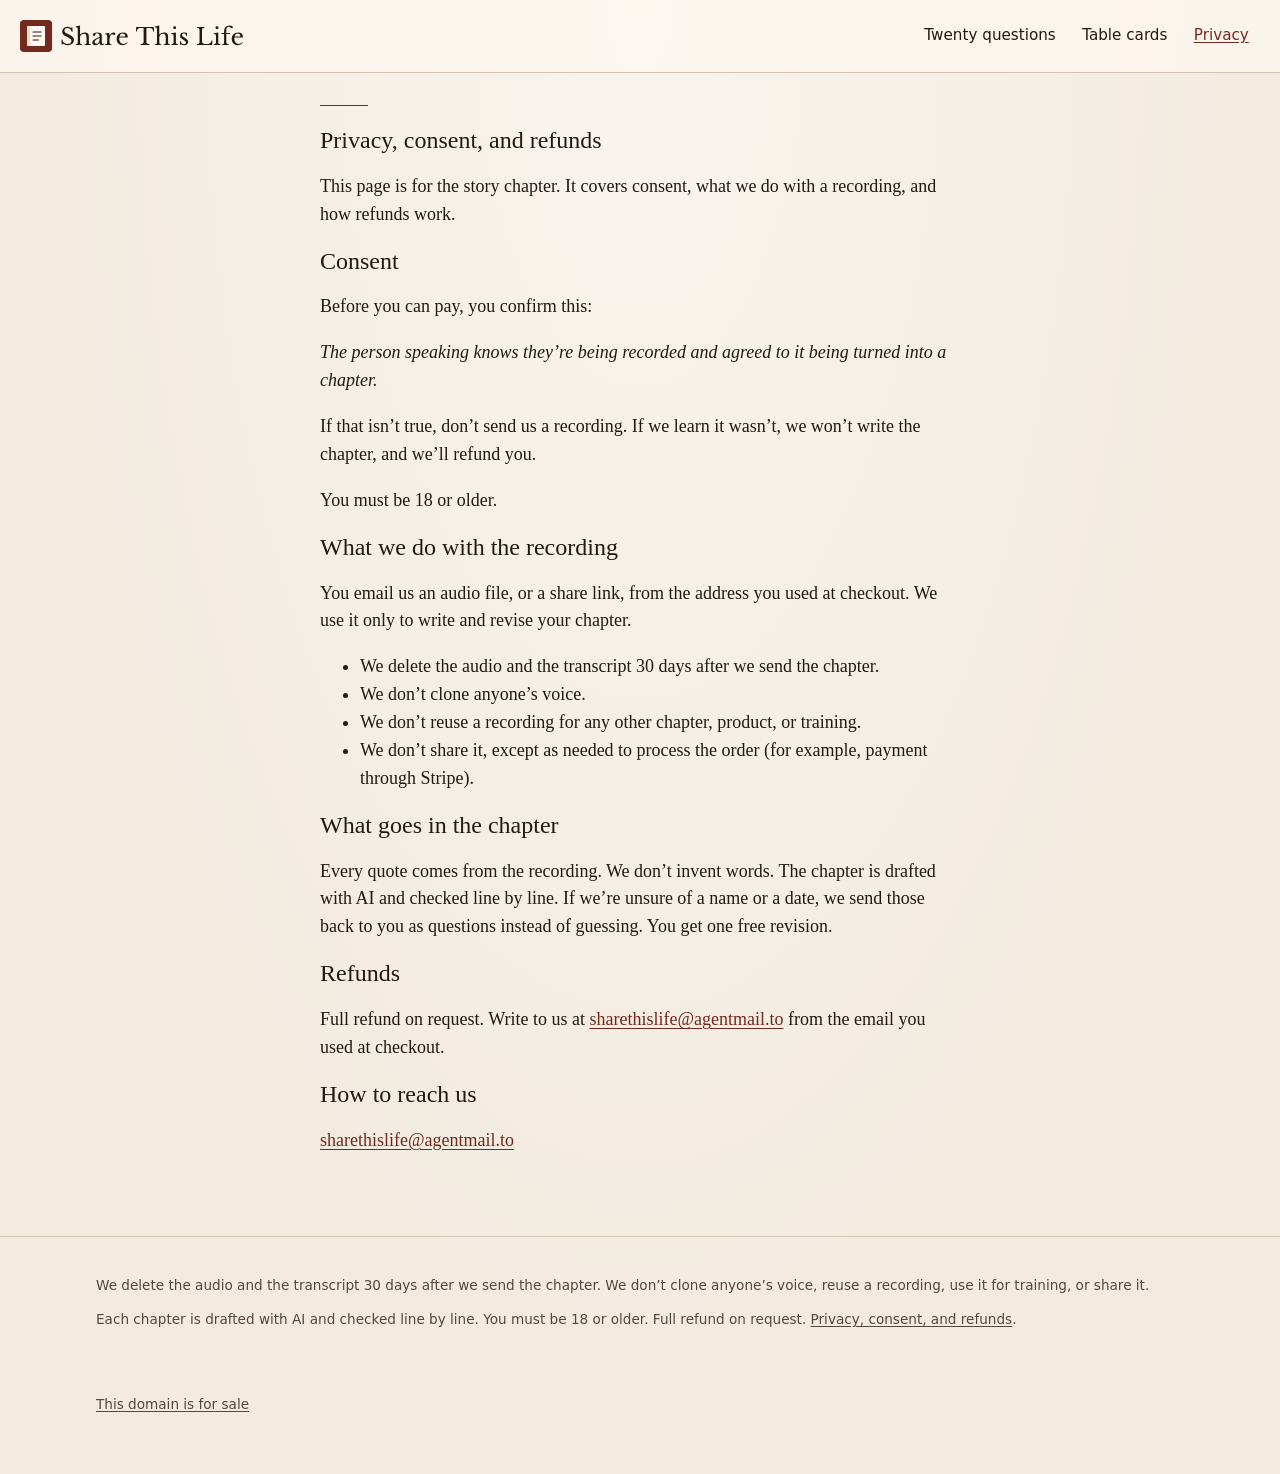
<file: privacy.html>
<!DOCTYPE html>
<html lang="en">
<head>
  <meta charset="utf-8">
  <meta name="viewport" content="width=device-width, initial-scale=1">
  <title>Privacy, consent, and refunds — Share This Life</title>
  <meta name="description" content="How we handle recordings, consent, deletion, and refunds for a story chapter.">
  <link rel="canonical" href="https://sharethislife.com/privacy.html">
  <meta property="og:url" content="https://sharethislife.com/privacy.html">
  <meta property="og:image" content="https://sharethislife.com/img/og.png">
  <meta name="twitter:image" content="https://sharethislife.com/img/og.png">
  <meta name="twitter:card" content="summary_large_image">
  <meta name="theme-color" content="#F3EBE0">
  <meta property="og:type" content="website">
  <meta property="og:site_name" content="Share This Life">
  <meta property="og:title" content="Privacy, consent, and refunds — Share This Life">
  <meta property="og:description" content="How we handle recordings, consent, deletion, and refunds for a story chapter.">
  <meta name="twitter:title" content="Privacy, consent, and refunds — Share This Life">
  <meta name="twitter:description" content="How we handle recordings, consent, deletion, and refunds for a story chapter.">
  <link rel="icon" href="favicon.svg" type="image/svg+xml">
  <link rel="icon" href="favicon.ico" sizes="32x32">
  <link rel="apple-touch-icon" href="img/apple-touch-icon.png">
  <link rel="stylesheet" href="css/site.css">
</head>
<body>
  <a class="skip" href="#main">Skip to content</a>
  <header class="site-header">
    <a class="wordmark" href="index.html"><img src="img/lockup.svg" width="224" height="32" alt="Share This Life"></a>
    <nav class="site-nav" aria-label="Site">
      <a href="questions.html">Twenty questions</a>
      <a href="cards.html">Table cards</a>
      <a href="privacy.html" aria-current="page">Privacy</a>
    </nav>
  </header>

  <main id="main">
    <article class="panel">
      <hr class="ornament">
      <h1>Privacy, consent, and refunds</h1>
      <p>This page is for the story chapter. It covers consent, what we do with a recording, and how refunds work.</p>

      <h2>Consent</h2>
      <p>Before you can pay, you confirm this:</p>
      <p><em>The person speaking knows they’re being recorded and agreed to it being turned into a chapter.</em></p>
      <p>If that isn’t true, don’t send us a recording. If we learn it wasn’t, we won’t write the chapter, and we’ll refund you.</p>
      <p>You must be 18 or older.</p>

      <h2>What we do with the recording</h2>
      <p>You email us an audio file, or a share link, from the address you used at checkout. We use it only to write and revise your chapter.</p>
      <ul>
        <li>We delete the audio and the transcript 30 days after we send the chapter.</li>
        <li>We don’t clone anyone’s voice.</li>
        <li>We don’t reuse a recording for any other chapter, product, or training.</li>
        <li>We don’t share it, except as needed to process the order (for example, payment through Stripe).</li>
      </ul>

      <h2>What goes in the chapter</h2>
      <p>Every quote comes from the recording. We don’t invent words. The chapter is drafted with AI and checked line by line. If we’re unsure of a name or a date, we send those back to you as questions instead of guessing. You get one free revision.</p>

      <h2>Refunds</h2>
      <p>Full refund on request. Write to us at <a href="mailto:sharethislife@agentmail.to">sharethislife@agentmail.to</a> from the email you used at checkout.</p>

      <h2>How to reach us</h2>
      <p><a href="mailto:sharethislife@agentmail.to">sharethislife@agentmail.to</a></p>
    </article>
  </main>
  <footer class="site-footer">
    <div class="wrap">
      <p>We delete the audio and the transcript 30 days after we send the chapter. We don’t clone anyone’s voice, reuse a recording, use it for training, or share it. Each chapter is drafted with AI and checked line by line. You must be 18 or older. Full refund on request. <a href="privacy.html">Privacy, consent, and refunds</a>.</p>
      <p><a href="https://www.afternic.com/domain/sharethislife.com">This domain is for sale</a></p>
    </div>
  </footer>
</body>
</html>
</file>
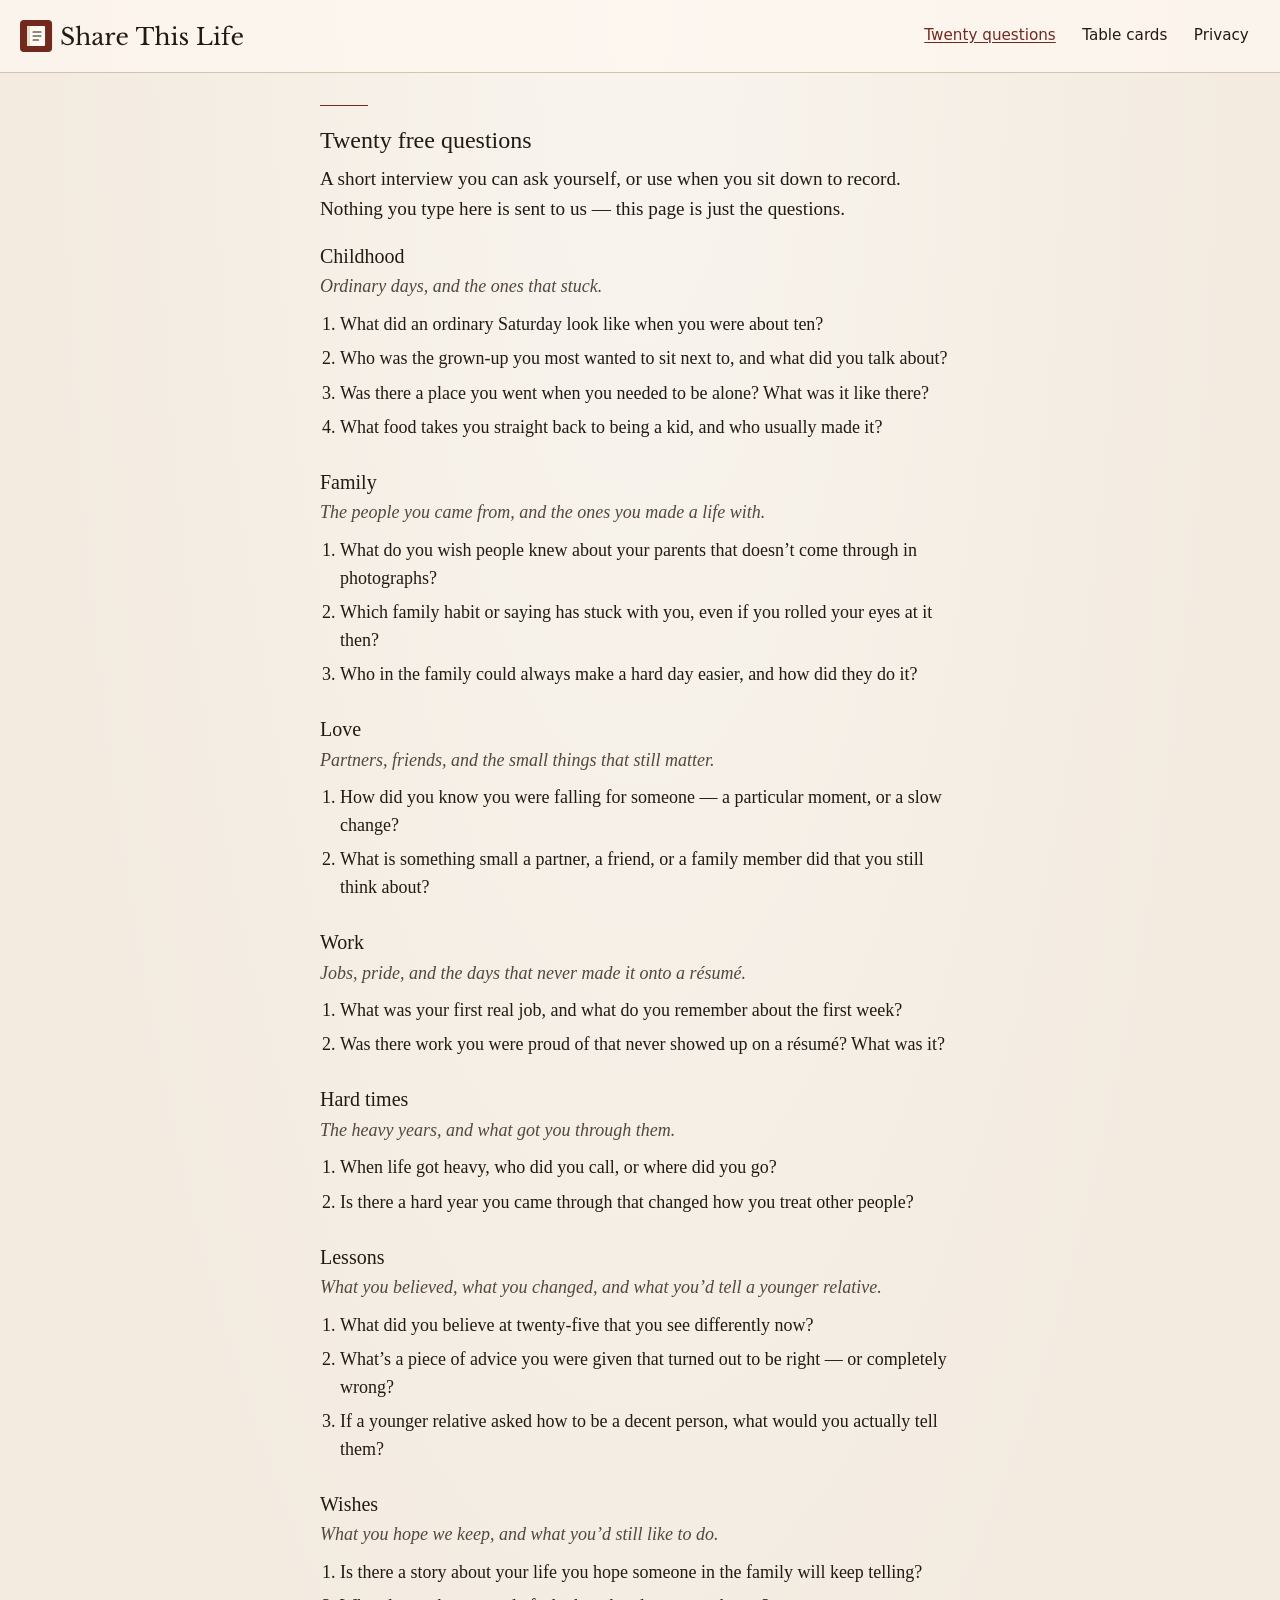
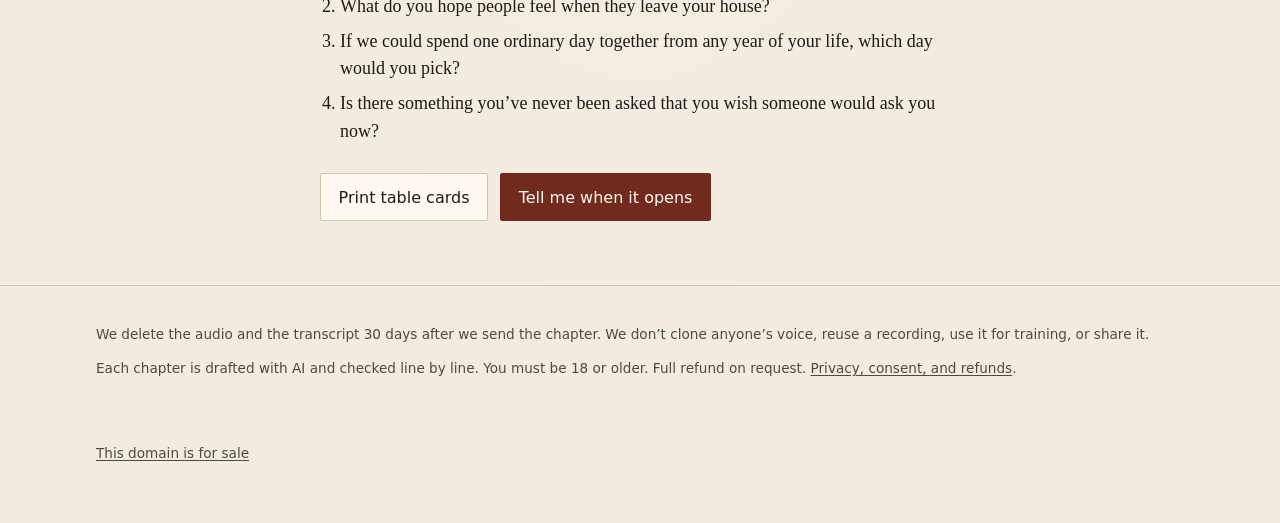
<file: questions.html>
<!DOCTYPE html>
<html lang="en">
<head>
  <meta charset="utf-8">
  <meta name="viewport" content="width=device-width, initial-scale=1">
  <title>Twenty free questions — Share This Life</title>
  <meta name="description" content="Twenty life-story questions to ask a parent or grandparent. Free to use; nothing is sent to us.">
  <link rel="canonical" href="https://sharethislife.com/questions.html">
  <meta property="og:url" content="https://sharethislife.com/questions.html">
  <meta property="og:image" content="https://sharethislife.com/img/og.png">
  <meta name="twitter:image" content="https://sharethislife.com/img/og.png">
  <meta name="twitter:card" content="summary_large_image">
  <meta name="theme-color" content="#F3EBE0">
  <meta property="og:type" content="website">
  <meta property="og:site_name" content="Share This Life">
  <meta property="og:title" content="Twenty free questions — Share This Life">
  <meta property="og:description" content="Twenty life-story questions to ask a parent or grandparent. Free to use; nothing is sent to us.">
  <meta name="twitter:title" content="Twenty free questions — Share This Life">
  <meta name="twitter:description" content="Twenty life-story questions to ask a parent or grandparent. Free to use; nothing is sent to us.">
  <link rel="icon" href="favicon.svg" type="image/svg+xml">
  <link rel="icon" href="favicon.ico" sizes="32x32">
  <link rel="apple-touch-icon" href="img/apple-touch-icon.png">
  <link rel="stylesheet" href="css/site.css">
</head>
<body>
  <a class="skip" href="#main">Skip to content</a>
  <header class="site-header">
    <a class="wordmark" href="index.html"><img src="img/lockup.svg" width="224" height="32" alt="Share This Life"></a>
    <nav class="site-nav" aria-label="Site">
      <a href="questions.html" aria-current="page">Twenty questions</a>
      <a href="cards.html">Table cards</a>
      <a href="privacy.html">Privacy</a>
    </nav>
  </header>

  <main id="main">
    <article class="panel">
      <hr class="ornament">
      <h1>Twenty free questions</h1>
      <p class="lede">A short interview you can ask yourself, or use when you sit down to record. Nothing you type here is sent to us — this page is just the questions.</p>

      <section class="question-group" aria-labelledby="q-childhood">
        <h2 id="q-childhood">Childhood</h2>
        <p class="dek">Ordinary days, and the ones that stuck.</p>
        <ol>
          <li>What did an ordinary Saturday look like when you were about ten?</li>
          <li>Who was the grown-up you most wanted to sit next to, and what did you talk about?</li>
          <li>Was there a place you went when you needed to be alone? What was it like there?</li>
          <li>What food takes you straight back to being a kid, and who usually made it?</li>
        </ol>
      </section>

      <section class="question-group" aria-labelledby="q-family">
        <h2 id="q-family">Family</h2>
        <p class="dek">The people you came from, and the ones you made a life with.</p>
        <ol>
          <li>What do you wish people knew about your parents that doesn’t come through in photographs?</li>
          <li>Which family habit or saying has stuck with you, even if you rolled your eyes at it then?</li>
          <li>Who in the family could always make a hard day easier, and how did they do it?</li>
        </ol>
      </section>

      <section class="question-group" aria-labelledby="q-love">
        <h2 id="q-love">Love</h2>
        <p class="dek">Partners, friends, and the small things that still matter.</p>
        <ol>
          <li>How did you know you were falling for someone — a particular moment, or a slow change?</li>
          <li>What is something small a partner, a friend, or a family member did that you still think about?</li>
        </ol>
      </section>

      <section class="question-group" aria-labelledby="q-work">
        <h2 id="q-work">Work</h2>
        <p class="dek">Jobs, pride, and the days that never made it onto a résumé.</p>
        <ol>
          <li>What was your first real job, and what do you remember about the first week?</li>
          <li>Was there work you were proud of that never showed up on a résumé? What was it?</li>
        </ol>
      </section>

      <section class="question-group" aria-labelledby="q-hard">
        <h2 id="q-hard">Hard times</h2>
        <p class="dek">The heavy years, and what got you through them.</p>
        <ol>
          <li>When life got heavy, who did you call, or where did you go?</li>
          <li>Is there a hard year you came through that changed how you treat other people?</li>
        </ol>
      </section>

      <section class="question-group" aria-labelledby="q-lessons">
        <h2 id="q-lessons">Lessons</h2>
        <p class="dek">What you believed, what you changed, and what you’d tell a younger relative.</p>
        <ol>
          <li>What did you believe at twenty-five that you see differently now?</li>
          <li>What’s a piece of advice you were given that turned out to be right — or completely wrong?</li>
          <li>If a younger relative asked how to be a decent person, what would you actually tell them?</li>
        </ol>
      </section>

      <section class="question-group" aria-labelledby="q-wishes">
        <h2 id="q-wishes">Wishes</h2>
        <p class="dek">What you hope we keep, and what you’d still like to do.</p>
        <ol>
          <li>Is there a story about your life you hope someone in the family will keep telling?</li>
          <li>What do you hope people feel when they leave your house?</li>
          <li>If we could spend one ordinary day together from any year of your life, which day would you pick?</li>
          <li>Is there something you’ve never been asked that you wish someone would ask you now?</li>
        </ol>
      </section>

      <p class="btn-row">
        <a class="btn btn-quiet" href="cards.html">Print table cards</a>
        <a class="btn btn-primary" href="index.html#order">Tell me when it opens</a>
      </p>
    </article>
  </main>
  <footer class="site-footer">
    <div class="wrap">
      <p>We delete the audio and the transcript 30 days after we send the chapter. We don’t clone anyone’s voice, reuse a recording, use it for training, or share it. Each chapter is drafted with AI and checked line by line. You must be 18 or older. Full refund on request. <a href="privacy.html">Privacy, consent, and refunds</a>.</p>
      <p><a href="https://www.afternic.com/domain/sharethislife.com">This domain is for sale</a></p>
    </div>
  </footer>
</body>
</html>
</file>
<file: css/site.css>
/* Share This Life — warm, handmade, clean. Body uses system fonts. The header lockup is typeset in self-hosted Libre Baskerville Regular (SIL OFL 1.1; fonts/OFL-LibreBaskerville.txt). */

:root {
  --paper: #F3EBE0;
  --paper-deep: #E8DCCB;
  --card: #FFF9F1;
  --ink: #221A14;
  --muted: #53483C;
  --line: #D3C4AE;
  --accent: #722A1F;
  --accent-deep: #541E16;
  --on-accent: #FFF9F1;
  --focus: #1E3A8A;
  --font-serif: Georgia, "Palatino Linotype", Palatino, "Times New Roman", serif;
  --font-sans: "Segoe UI", system-ui, -apple-system, sans-serif;
  --space: 8px;
  --measure: 40rem;
  --radius: 2px;
}

* { box-sizing: border-box; }

html {
  font-size: 100%;
  scroll-behavior: smooth;
}

@media (prefers-reduced-motion: reduce) {
  html { scroll-behavior: auto; }
  * { transition: none !important; animation: none !important; }
}

body {
  margin: 0;
  background:
    radial-gradient(ellipse at top, rgba(255, 255, 255, 0.45), transparent 38rem),
    var(--paper);
  color: var(--ink);
  font-family: var(--font-serif);
  font-size: 1.125rem;
  line-height: 1.55;
  min-height: 100vh;
  display: flex;
  flex-direction: column;
}

img { max-width: 100%; height: auto; }

a {
  color: var(--accent);
  text-underline-offset: 0.15em;
}

a:hover, a:focus-visible { color: var(--accent-deep); }

:focus-visible {
  outline: 3px solid var(--focus);
  outline-offset: 3px;
}

.skip {
  position: absolute;
  left: 0.75rem;
  top: -3rem;
  background: var(--ink);
  color: var(--card);
  padding: 0.5rem 0.75rem;
  z-index: 10;
}

.skip:focus { top: 0.75rem; }

.visually-hidden {
  position: absolute;
  width: 1px;
  height: 1px;
  padding: 0;
  margin: -1px;
  overflow: hidden;
  clip: rect(0, 0, 0, 0);
  white-space: nowrap;
  border: 0;
}

/* Header */
.site-header {
  display: flex;
  flex-wrap: wrap;
  align-items: center;
  justify-content: space-between;
  gap: 0.5rem 1.5rem;
  padding: 0.75rem 1.25rem;
  border-bottom: 1px solid var(--line);
  background: rgba(255, 249, 241, 0.72);
}

.wordmark {
  display: inline-flex;
  align-items: center;
  color: var(--ink);
  text-decoration: none;
  line-height: 0;
  padding: 0;
}

.wordmark img {
  display: block;
  height: 32px;
  width: auto;
}

.wordmark:hover img,
.wordmark:focus-visible img { opacity: 0.85; }

.site-nav {
  display: flex;
  flex-wrap: wrap;
  gap: 0.25rem 0.25rem;
}

.site-nav a {
  display: inline-flex;
  align-items: center;
  min-height: 44px;
  padding: 0.35rem 0.7rem;
  color: var(--ink);
  text-decoration: none;
  font-family: var(--font-sans);
  font-size: 0.95rem;
}

.site-nav a:hover,
.site-nav a:focus-visible,
.site-nav a[aria-current="page"] {
  color: var(--accent);
  text-decoration: underline;
}

/* Layout */
.wrap {
  width: min(100% - 2.5rem, 68rem);
  margin-inline: auto;
}

main {
  flex: 1;
  padding: 2rem 0 4rem;
}

.panel {
  width: min(100% - 2.5rem, var(--measure));
  margin-inline: auto;
}

/* Home */
.hero {
  width: min(100% - 2.5rem, 40rem);
  margin: 1.5rem auto 3rem;
}

.hero h1 {
  font-size: clamp(2rem, 6vw, 3.25rem);
  line-height: 1.12;
  font-weight: 400;
  margin: 0 0 1rem;
  letter-spacing: -0.02em;
}

.hero .lede,
.lede {
  font-size: 1.2rem;
  color: var(--ink);
  margin: 0 0 1.25rem;
}

.hero p { margin: 0 0 1rem; }

.ornament {
  display: block;
  width: 3rem;
  height: 1px;
  background: var(--accent);
  margin: 0 0 1.25rem;
  border: 0;
}

.btn-row {
  display: flex;
  flex-wrap: wrap;
  gap: 0.75rem;
  margin: 1.5rem 0 0;
}

.btn {
  display: inline-flex;
  align-items: center;
  justify-content: center;
  min-height: 44px;
  padding: 0.55rem 1.1rem;
  font-family: var(--font-sans);
  font-size: 1rem;
  line-height: 1.2;
  text-decoration: none;
  border-radius: var(--radius);
  border: 1px solid var(--ink);
  background: transparent;
  color: var(--ink);
  cursor: pointer;
}

.btn:hover, .btn:focus-visible {
  background: var(--paper-deep);
  color: var(--ink);
}

.btn-primary {
  background: var(--accent);
  border-color: var(--accent);
  color: var(--on-accent);
  text-align: center;
}

.btn-primary:hover,
.btn-primary:focus-visible {
  background: var(--accent-deep);
  border-color: var(--accent-deep);
  color: var(--on-accent);
}

.btn-quiet {
  border-color: var(--line);
  background: var(--card);
}

.fine, .placeholder-note {
  font-family: var(--font-sans);
  font-size: 0.9rem;
  color: var(--muted);
  line-height: 1.45;
}

.placeholder-note {
  border-left: 3px solid var(--accent);
  padding-left: 0.75rem;
}

/* Home sections */
.home-sections {
  width: min(100% - 2.5rem, 64rem);
  margin: 0 auto;
  display: grid;
  gap: 1.25rem;
}

@media (min-width: 800px) {
  .home-sections { grid-template-columns: 1fr 1fr; }
}

.home-card {
  background: var(--card);
  border: 1px solid var(--line);
  padding: 1.5rem 1.35rem 1.6rem;
}

.home-card h2 {
  font-size: 1.45rem;
  font-weight: 400;
  margin: 0 0 0.6rem;
  line-height: 1.2;
}

.home-card p { margin: 0 0 0.75rem; }
.home-card p:last-child { margin-bottom: 0; }

.chapter-list {
  margin: 0.5rem 0 0;
  padding: 0;
  list-style: none;
  display: flex;
  flex-wrap: wrap;
  gap: 0.4rem;
}

.chapter-list li {
  font-family: var(--font-sans);
  font-size: 0.85rem;
  border: 1px solid var(--line);
  padding: 0.25rem 0.6rem;
  color: var(--muted);
}

.privacy-block {
  width: min(100% - 2.5rem, var(--measure));
  margin: 3rem auto 0;
}

.privacy-block h2 {
  font-size: 1.25rem;
  font-weight: 400;
  margin: 0 0 0.5rem;
}

/* Forms */
label {
  display: block;
  font-family: var(--font-sans);
  font-size: 0.95rem;
  margin-bottom: 0.35rem;
}

input[type="text"],
input[type="search"],
select,
textarea {
  width: 100%;
  font-size: 1rem; /* prevent iOS zoom; 16px */
  font-family: var(--font-serif);
  color: var(--ink);
  background: var(--card);
  border: 1px solid #B9A890;
  border-radius: var(--radius);
  padding: 0.65rem 0.7rem;
  line-height: 1.4;
}

textarea {
  min-height: 8rem;
  resize: vertical;
}

input:focus-visible,
select:focus-visible,
textarea:focus-visible {
  outline: 3px solid var(--focus);
  outline-offset: 2px;
  border-color: var(--ink);
}

label:has(input[type="checkbox"]) {
  display: flex;
  align-items: center;
  gap: 0.55rem;
  min-height: 44px;
  cursor: pointer;
  font-family: var(--font-sans);
}

input[type="checkbox"] {
  width: 1.15rem;
  height: 1.15rem;
  flex: none;
  accent-color: var(--accent);
}

/* Interview */
#interview-app,
.interview-wrap {
  width: min(100% - 2rem, 72rem);
  margin-inline: auto;
}

.interview-top {
  margin-bottom: 2rem;
}

.who-kicker,
.book-kicker,
.card-kicker {
  font-family: var(--font-sans);
  font-size: 0.8rem;
  letter-spacing: 0.06em;
  text-transform: none;
  color: var(--muted);
  margin: 0 0 0.25rem;
}

.who-name {
  font-size: clamp(1.6rem, 4vw, 2.4rem);
  font-weight: 400;
  line-height: 1.15;
  margin: 0;
}

.who-rel {
  margin: 0.2rem 0 0.8rem;
  color: var(--muted);
  font-style: italic;
}

.progress {
  font-family: var(--font-sans);
  font-size: 0.95rem;
  margin: 0 0 0.25rem;
}

.save-note {
  font-family: var(--font-sans);
  font-size: 0.85rem;
  color: var(--muted);
  margin: 0 0 0.85rem;
}

.people-bar {
  margin: 0 0 1rem;
  max-width: 36rem;
}

.people-bar-row {
  display: flex;
  flex-wrap: wrap;
  gap: 0.5rem;
  align-items: center;
  margin-top: 0.4rem;
}

.people-bar select { width: auto; min-width: 12rem; flex: 1; }

.manage {
  margin: 0 0 1rem;
  border: 1px solid var(--line);
  background: var(--card);
  padding: 0 0.75rem;
}

.manage summary {
  font-family: var(--font-sans);
  font-size: 0.9rem;
  cursor: pointer;
  min-height: 44px;
  display: flex;
  align-items: center;
  list-style: none;
}

.manage summary::-webkit-details-marker { display: none; }
.manage summary::before {
  content: "▸";
  display: inline-block;
  width: 1rem;
  color: var(--muted);
}
.manage[open] summary::before { content: "▾"; }
.manage .people-bar { margin: 0 0 0.85rem; border: 0; padding: 0; background: transparent; }

.interview-actions {
  display: flex;
  flex-wrap: wrap;
  gap: 0.75rem 1rem;
  margin: 0 0 1rem;
  font-family: var(--font-sans);
  font-size: 0.95rem;
}

.chap-nav {
  display: flex;
  flex-wrap: wrap;
  gap: 0.15rem 0.15rem;
  padding-bottom: 0.2rem;
  border-bottom: 1px solid var(--line);
}

.chap-link {
  flex: 0 0 auto;
  display: flex;
  flex-direction: column;
  justify-content: center;
  min-height: 44px;
  padding: 0.4rem 0.75rem;
  text-decoration: none;
  color: var(--ink);
  border-bottom: 3px solid transparent;
  font-family: var(--font-sans);
  font-size: 0.9rem;
}

.chap-link:hover { color: var(--accent); }

.chap-link.is-active {
  border-bottom-color: var(--accent);
  color: var(--accent-deep);
}

.chap-count {
  font-size: 0.75rem;
  color: var(--muted);
}

.chapter-title {
  font-size: clamp(1.6rem, 3vw, 2.1rem);
  font-weight: 400;
  margin: 0 0 0.35rem;
}

.chapter-dek {
  margin: 0 0 1.5rem;
  color: var(--muted);
  font-style: italic;
}

.q-card {
  background: var(--card);
  border: 1px solid var(--line);
  border-left: 3px solid var(--accent);
  padding: 1.15rem 1.1rem 1rem;
  margin: 0 0 1.1rem;
}

.q-text {
  font-size: 1.2rem;
  font-weight: 400;
  line-height: 1.35;
  margin: 0 0 0.75rem;
}

.q-actions {
  display: flex;
  align-items: center;
  gap: 0.75rem;
  min-height: 2rem;
  margin-top: 0.5rem;
}

.dictate-btn {
  font-family: var(--font-sans);
  font-size: 0.9rem;
  min-height: 44px;
  padding: 0.35rem 0.8rem;
  border: 1px solid var(--line);
  background: var(--paper);
  color: var(--ink);
  cursor: pointer;
  border-radius: var(--radius);
}

.dictate-btn[aria-pressed="true"] {
  background: var(--accent);
  border-color: var(--accent);
  color: var(--on-accent);
}

.saved-flag {
  font-family: var(--font-sans);
  font-size: 0.85rem;
  color: var(--muted);
}

.locked-block {
  background: var(--paper-deep);
  border: 1px dashed var(--accent);
  padding: 1.25rem 1.15rem;
  margin: 1.5rem 0;
}

.pager {
  display: flex;
  justify-content: space-between;
  gap: 0.75rem;
  flex-wrap: wrap;
  margin-top: 1.5rem;
}

.people-ul { padding-left: 1.2rem; }

/* Footer */
.site-footer {
  border-top: 1px solid var(--line);
  padding: 1.5rem 1.25rem 2rem;
  font-family: var(--font-sans);
  font-size: 0.85rem;
  color: var(--muted);
  line-height: 1.5;
}

.site-footer .wrap {
  display: grid;
  gap: 0.6rem;
}

.site-footer a { color: var(--muted); }
.site-footer a:hover, .site-footer a:focus-visible { color: var(--accent); }

/* Book */
.book-tools { margin-bottom: 2rem; }
.tools-row { display: grid; gap: 0.75rem; margin: 1rem 0; }
.book-pages {
  width: min(100% - 2.5rem, 42rem);
  margin: 0 auto;
  background: var(--card);
  border: 1px solid var(--line);
  padding: 2.5rem 2rem 3rem;
}

.book-title-page {
  text-align: center;
  padding: 3rem 0 4rem;
  border-bottom: 1px solid var(--line);
  margin-bottom: 2.5rem;
}

.book-title-page h1 {
  font-size: clamp(2rem, 5vw, 3rem);
  font-weight: 400;
  margin: 0.4rem 0 1.5rem;
}

.book-subject {
  font-size: 1.6rem;
  margin: 0;
}

.book-rel {
  font-style: italic;
  color: var(--muted);
  margin: 0.25rem 0 1.5rem;
}

.book-chapter-title {
  font-size: 1.6rem;
  font-weight: 400;
  margin: 2.5rem 0 1rem;
  padding-bottom: 0.35rem;
  border-bottom: 1px solid var(--line);
}

.book-q { margin: 0 0 1.5rem; break-inside: avoid; page-break-inside: avoid; }
.book-q h3 {
  font-size: 1.1rem;
  font-weight: 400;
  margin: 0 0 0.4rem;
  line-height: 1.35;
}
.book-a { margin: 0; white-space: normal; }
.book-a .blank { color: var(--muted); font-style: italic; }
.book-end {
  text-align: center;
  margin-top: 3rem;
  color: var(--muted);
  font-family: var(--font-sans);
  font-size: 0.85rem;
}

/* Table cards — screen + print */
.card-sheet {
  width: min(100% - 1.5rem, 64rem);
  margin: 1.5rem auto 3rem;
  display: grid;
  grid-template-columns: 1fr;
  gap: 0;
}

@media (min-width: 640px) {
  .card-sheet { grid-template-columns: 1fr 1fr; }
}

.table-card {
  background: var(--card);
  border: 1px dashed #A89478;
  padding: 1.5rem 1.25rem 1rem;
  min-height: 12rem;
  display: flex;
  flex-direction: column;
}

.table-card h2 {
  font-size: 1.2rem;
  font-weight: 400;
  line-height: 1.35;
  margin: 0 0 1rem;
  flex: 1;
}

.card-foot {
  display: flex;
  justify-content: space-between;
  font-family: var(--font-sans);
  font-size: 0.75rem;
  color: var(--muted);
  margin: 0;
  padding-top: 0.5rem;
  border-top: 1px solid var(--line);
}

/* 404 */
.not-found { padding: 3rem 0; text-align: left; }
.not-found h1 { font-weight: 400; font-size: 2rem; margin: 0 0 0.75rem; }

/* Print */
@media print {
  body {
    background: white;
    color: #111;
    font-size: 12pt;
  }

  .skip,
  .site-header,
  .site-footer,
  .screen-only,
  .btn,
  .dictate-btn,
  .people-bar,
  .chap-nav,
  .pager,
  .locked-block,
  .save-note,
  .q-actions {
    display: none !important;
  }

  a { color: inherit; text-decoration: none; }

  .book-pages {
    width: auto;
    border: 0;
    padding: 0;
    margin: 0;
    background: white;
  }

  .book-title-page {
    page-break-after: always;
    break-after: page;
    padding-top: 2.5in;
    border: 0;
  }

  .book-chapter { page-break-inside: auto; }
  .book-chapter-title { page-break-after: avoid; }

  .card-sheet {
    width: 100%;
    margin: 0;
    grid-template-columns: 1fr 1fr;
    page-break-inside: auto;
  }

  .table-card {
    break-inside: avoid;
    page-break-inside: avoid;
    min-height: 3.4in;
    border: 1px dashed #666;
  }

  @page {
    size: letter;
    margin: 0.6in;
  }
}

@media (min-width: 900px) {
  #interview-app:has(.chapter-panel) {
    display: grid;
    grid-template-columns: 15rem 1fr;
    gap: 2.5rem;
    align-items: start;
  }

  .interview-top {
    position: sticky;
    top: 0.75rem;
    margin-bottom: 0;
    max-height: calc(100vh - 1.5rem);
    overflow-y: auto;
  }

  .chap-nav {
    flex-direction: column;
    flex-wrap: nowrap;
    overflow: visible;
    border-bottom: 0;
    border-top: 1px solid var(--line);
    padding-top: 0.75rem;
  }

  .chap-link {
    flex-direction: row;
    justify-content: space-between;
    gap: 0.75rem;
    border-bottom: 0;
    border-left: 3px solid transparent;
    padding-left: 0.65rem;
  }

  .chap-link.is-active { border-left-color: var(--accent); }
}


/* —— Preview offer (sharethislife-preview) —— */

.preview-banner {
  font-family: var(--font-sans);
  font-size: 0.85rem;
  color: var(--muted);
  background: var(--paper-deep);
  border-bottom: 1px solid var(--line);
  padding: 0.5rem 1.25rem;
  margin: 0;
  text-align: center;
}

.hero-offer {
  width: min(100% - 2.5rem, 64rem);
  margin: 1.25rem auto 2.5rem;
  display: grid;
  gap: 1.25rem;
  align-items: start;
}

@media (min-width: 900px) {
  .hero-offer {
    grid-template-columns: 1fr 1fr;
    gap: 2rem;
    margin-top: 1.75rem;
    margin-bottom: 16rem;
  }
  .hero-offer .hero {
    width: auto;
    margin: 0;
  }
}

.hero-offer .hero {
  width: 100%;
  margin: 0;
}

.offer-card {
  background: var(--card);
  border: 1px solid var(--line);
  padding: 1.4rem 1.35rem 1.5rem;
}

.offer-card h2 {
  font-size: 1.5rem;
  font-weight: 400;
  margin: 0 0 0.6rem;
  line-height: 1.2;
}

.offer-card > p { margin: 0 0 0.75rem; }

.offer-list {
  margin: 0 0 1rem;
  padding-left: 1.15rem;
}

.offer-list li { margin: 0 0 0.35rem; }

.consent-box {
  display: block;
  margin: 1rem 0 0.9rem;
  padding: 0.75rem 0.85rem;
  border: 1px solid var(--line);
  background: var(--paper);
}

label.consent-label {
  display: flex;
  align-items: flex-start;
  gap: 0.65rem;
  min-height: 44px;
  margin: 0;
  cursor: pointer;
  font-family: var(--font-sans);
  font-size: 0.95rem;
  line-height: 1.4;
  color: var(--ink);
}

label.consent-label input[type="checkbox"] {
  width: 1.15rem;
  height: 1.15rem;
  flex: none;
  margin-top: 0.15rem;
  accent-color: var(--accent);
}

.btn[aria-disabled="true"] {
  opacity: 0.55;
  cursor: not-allowed;
  background: #8A6A62;
  border-color: #8A6A62;
  color: var(--on-accent);
}

.btn[aria-disabled="true"]:hover,
.btn[aria-disabled="true"]:focus-visible {
  background: #8A6A62;
  border-color: #8A6A62;
  color: var(--on-accent);
}

.offer-card .btn { width: 100%; }

.steps {
  width: auto;
  margin: 1rem 0 0;
  padding: 0;
  list-style: none;
  counter-reset: step;
}

.steps li {
  position: relative;
  padding: 0 0 1.25rem 2.5rem;
  margin: 0;
  border-left: 1px solid var(--line);
}

.steps li:last-child {
  border-left-color: transparent;
  padding-bottom: 0;
}

.steps li::before {
  counter-increment: step;
  content: counter(step);
  position: absolute;
  left: -0.75rem;
  top: 0.1rem;
  width: 1.5rem;
  height: 1.5rem;
  border-radius: 50%;
  background: var(--accent);
  color: var(--on-accent);
  font-family: var(--font-sans);
  font-size: 0.8rem;
  line-height: 1.5rem;
  text-align: center;
}

.steps h3 {
  font-size: 1.15rem;
  font-weight: 400;
  margin: 0 0 0.25rem;
}

.steps p { margin: 0; color: var(--muted); }

.section-block {
  width: min(100% - 2.5rem, var(--measure));
  margin: 0 auto 3rem;
}

.section-block h2,
.panel h1,
.panel h2 {
  font-size: 1.5rem;
  font-weight: 400;
  margin: 0 0 0.6rem;
  line-height: 1.2;
}

.section-block h2 { font-size: 1.45rem; }

.question-group { margin: 0 0 1.75rem; }
.question-group h2 {
  font-size: 1.25rem;
  font-weight: 400;
  margin: 0 0 0.35rem;
}
.question-group .dek {
  font-style: italic;
  color: var(--muted);
  margin: 0 0 0.6rem;
}
.question-group ol { margin: 0; padding-left: 1.25rem; }
.question-group li { margin: 0 0 0.4rem; }

.prompt-card {
  background: var(--card);
  border: 1px solid var(--line);
  padding: 1.5rem 1.4rem 1.6rem;
  margin: 1.5rem 0 0;
}

.prompt-card h2 {
  font-size: 1.5rem;
  font-weight: 400;
  margin: 0 0 0.35rem;
}

.prompt-card .card-kicker {
  margin-bottom: 0.75rem;
}

.prompt-tips,
.prompt-qs {
  margin: 0 0 1rem;
  padding-left: 1.15rem;
}

.prompt-tips li,
.prompt-qs li { margin: 0 0 0.35rem; }

.prompt-card h3 {
  font-size: 1.05rem;
  font-weight: 400;
  margin: 1rem 0 0.4rem;
  font-family: var(--font-sans);
}

.send-box {
  background: var(--card);
  border: 1px solid var(--line);
  padding: 1.25rem 1.25rem 1.35rem;
  margin: 1.25rem auto;
}

.send-box ol { margin: 0.5rem 0 1rem; padding-left: 1.2rem; }
.send-box li { margin: 0 0 0.4rem; }

@media print {
  .preview-banner,
  .consent-box,
  .hero-offer,
  .offer-card,
  .steps,
  .section-block,
  .send-box,
  .screen-only { display: none !important; }

  .print-card-only .site-header,
  .print-card-only .site-footer,
  .print-card-only .thanks-intro,
  .print-card-only .send-box,
  .print-card-only .preview-banner,
  .print-card-only .btn-row { display: none !important; }

  .prompt-card {
    border: 1px solid #444;
    padding: 0;
    margin: 0;
    background: white;
  }

  .prompt-card h2 { font-size: 18pt; }
  .prompt-tips, .prompt-qs { font-size: 11pt; }

  @page {
    size: letter;
    margin: 0.6in;
  }
}

/* Sample chapter */
.sample-label {
  font-family: var(--font-sans);
  font-size: 0.95rem;
  line-height: 1.5;
  color: var(--ink);
  background: var(--paper-deep);
  border: 1px solid var(--line);
  padding: 0.9rem 1rem;
  margin: 0 0 1.75rem;
}

.sample-chapter h1 {
  font-size: clamp(1.85rem, 5vw, 2.55rem);
  font-weight: 400;
  letter-spacing: -0.02em;
  line-height: 1.15;
  margin: 0 0 0.5rem;
}

.sample-byline {
  font-style: italic;
  color: var(--muted);
  margin: 0 0 1.5rem;
}

.sample-chapter p {
  margin: 0 0 1rem;
}

.sample-endnote {
  font-style: italic;
  color: var(--muted);
  margin: 1.35rem 0 2rem;
}

.sample-questions {
  border-top: 1px solid var(--line);
  padding-top: 1.35rem;
  margin: 0.5rem 0 0;
}

.sample-questions h2 {
  font-size: 1.35rem;
  margin-bottom: 0.5rem;
}

.sample-questions ol {
  margin: 0.75rem 0 0;
  padding-left: 1.25rem;
}

.sample-questions li {
  margin: 0 0 0.45rem;
}

.sample-chapter .btn-row {
  margin-top: 1.75rem;
}

@media print {
  .sample-label,
  .sample-questions,
  .sample-chapter {
    background: white;
    border-color: #444;
  }

  .sample-label {
    border: 1px solid #444;
  }

  .sample-chapter a[href^="http"]::after {
    content: " (" attr(href) ")";
    font-size: 0.85em;
    word-break: break-all;
  }

  .sample-questions {
    break-inside: avoid;
  }
}



/* hidden must win over component display rules (e.g. .consent-box { display: block }) */
[hidden] {
  display: none !important;
}
/* Opening-soon / waitlist state */
.opening-box {
  margin: 1rem 0 0.9rem;
  padding: 0.9rem 0.95rem 1rem;
  border: 1px solid var(--line);
  background: var(--paper);
}

.opening-title {
  font-size: 1.2rem;
  font-weight: 400;
  margin: 0 0 0.4rem;
  line-height: 1.25;
}

.opening-box p {
  margin: 0 0 0.75rem;
}

.opening-box p:last-child {
  margin-bottom: 0;
}

.opening-box .btn {
  width: 100%;
}


/* visual-sweep-2026-11-27: 48px taps for nav and main buttons; chapter preview in the home fold */
.wordmark, .site-nav a, .btn, .site-footer a, .offer-card .fine a, .hero-chapter a {
  min-height: 48px;
  display: inline-flex;
  align-items: center;
  box-sizing: border-box;
}
.site-nav a, .wordmark { min-width: 48px; }
.btn, .offer-card .btn { min-height: 48px; }
.hero-chapter { margin: 0 0 1.25rem; }
.hero-chapter a { display: block; width: 100%; }
.hero-shot {
  display: block;
  width: 100%;
  height: auto;
  border: 1px solid var(--line);
  border-radius: 4px;
  background: var(--card);
}
details a { min-height: 24px; min-width: 0; }

.how-it-reads {
  width: min(100% - 2.5rem, 40rem);
  margin: 0 auto 3rem;
}
.how-it-reads .lede { margin-top: 0.5rem; }

@media (max-width: 899px) {
  main { padding-top: 0.75rem; }
  .hero-offer { margin-top: 0.75rem; }
  .hero-offer .ornament { margin-bottom: 0.5rem; }
  .hero-offer .hero h1 { margin-bottom: 0.5rem; }
  .hero-chapter { margin-bottom: 0.5rem; }
  .hero-shot {
    width: 100%;
    height: auto;
  }
  .offer-card { display: flex; flex-direction: column; padding-top: 0.85rem; }
  .offer-card .opening-box { order: 1; }
  .offer-card h2 { order: 2; }
  .offer-card .offer-list { order: 2; }
  .offer-card > .fine { order: 3; }
}

.fine a { min-height: 24px; min-width: 0; display: inline-flex; align-items: center; }
</file>
